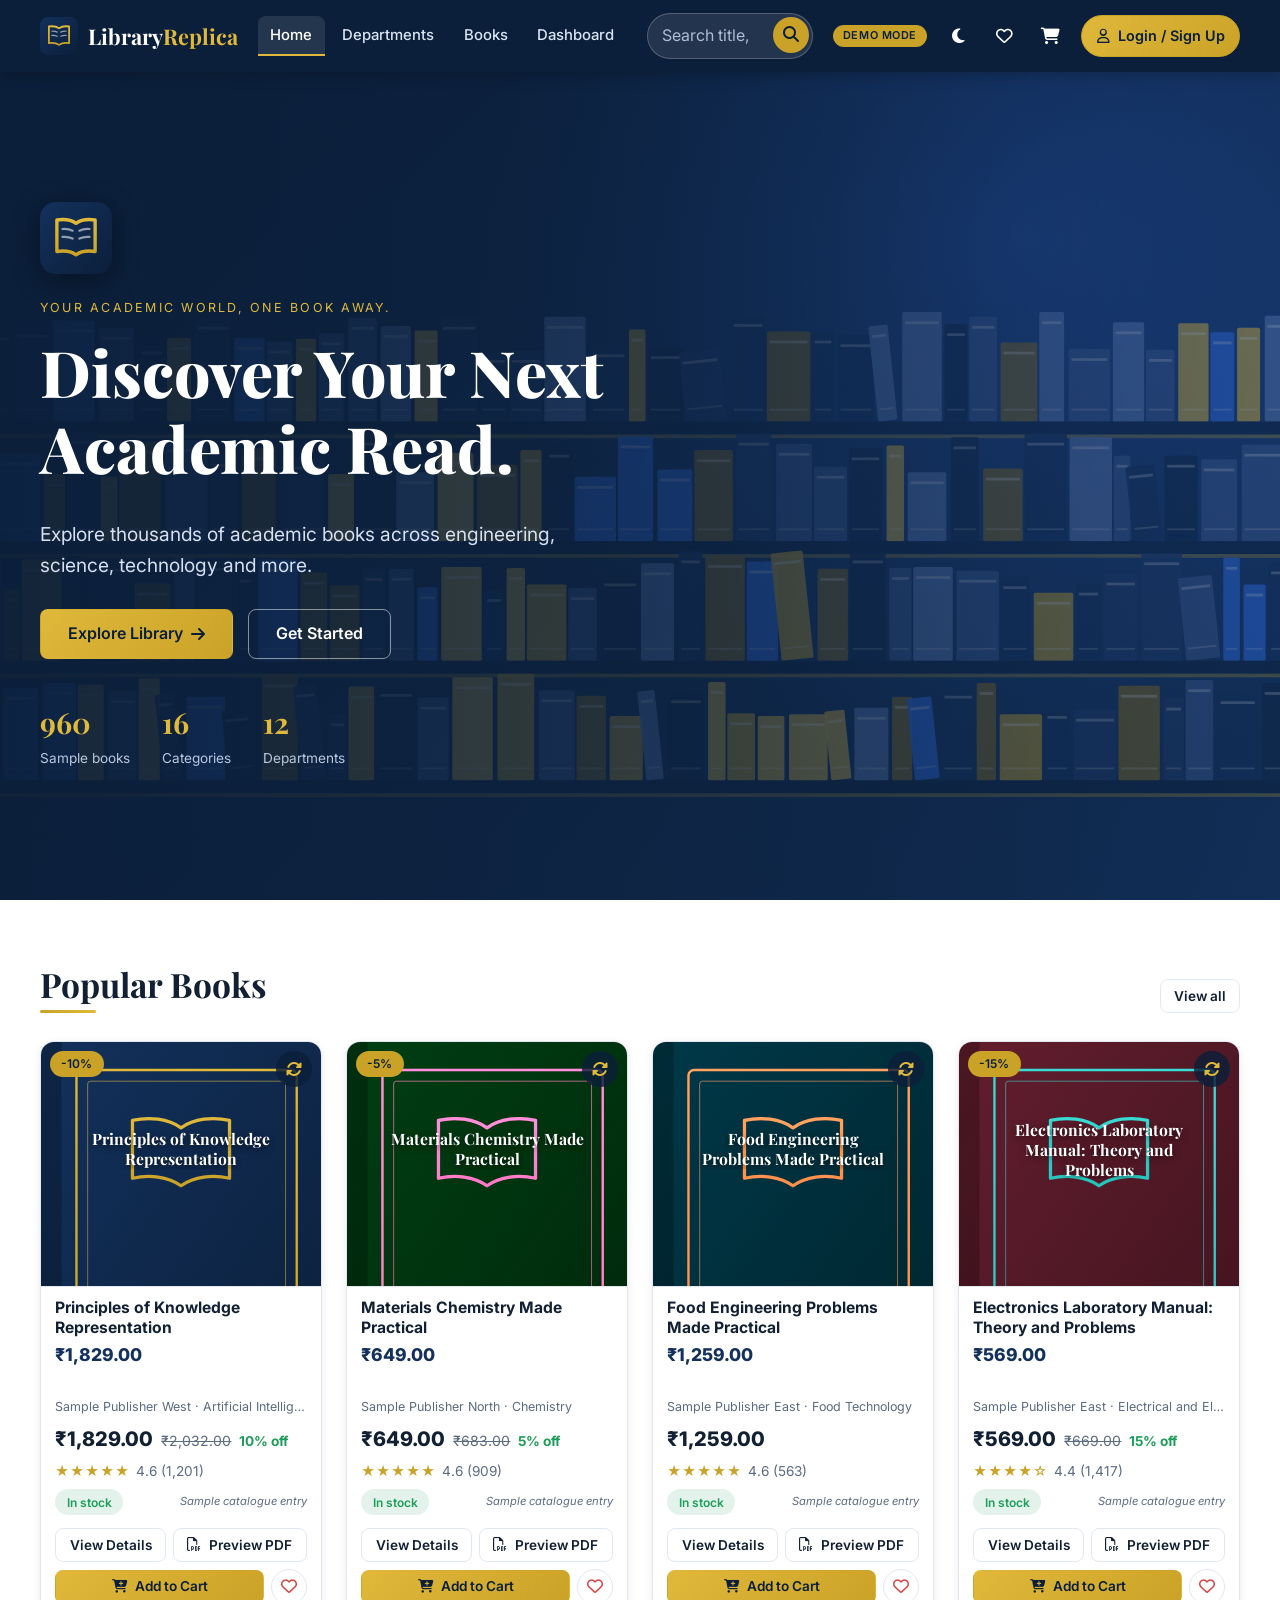
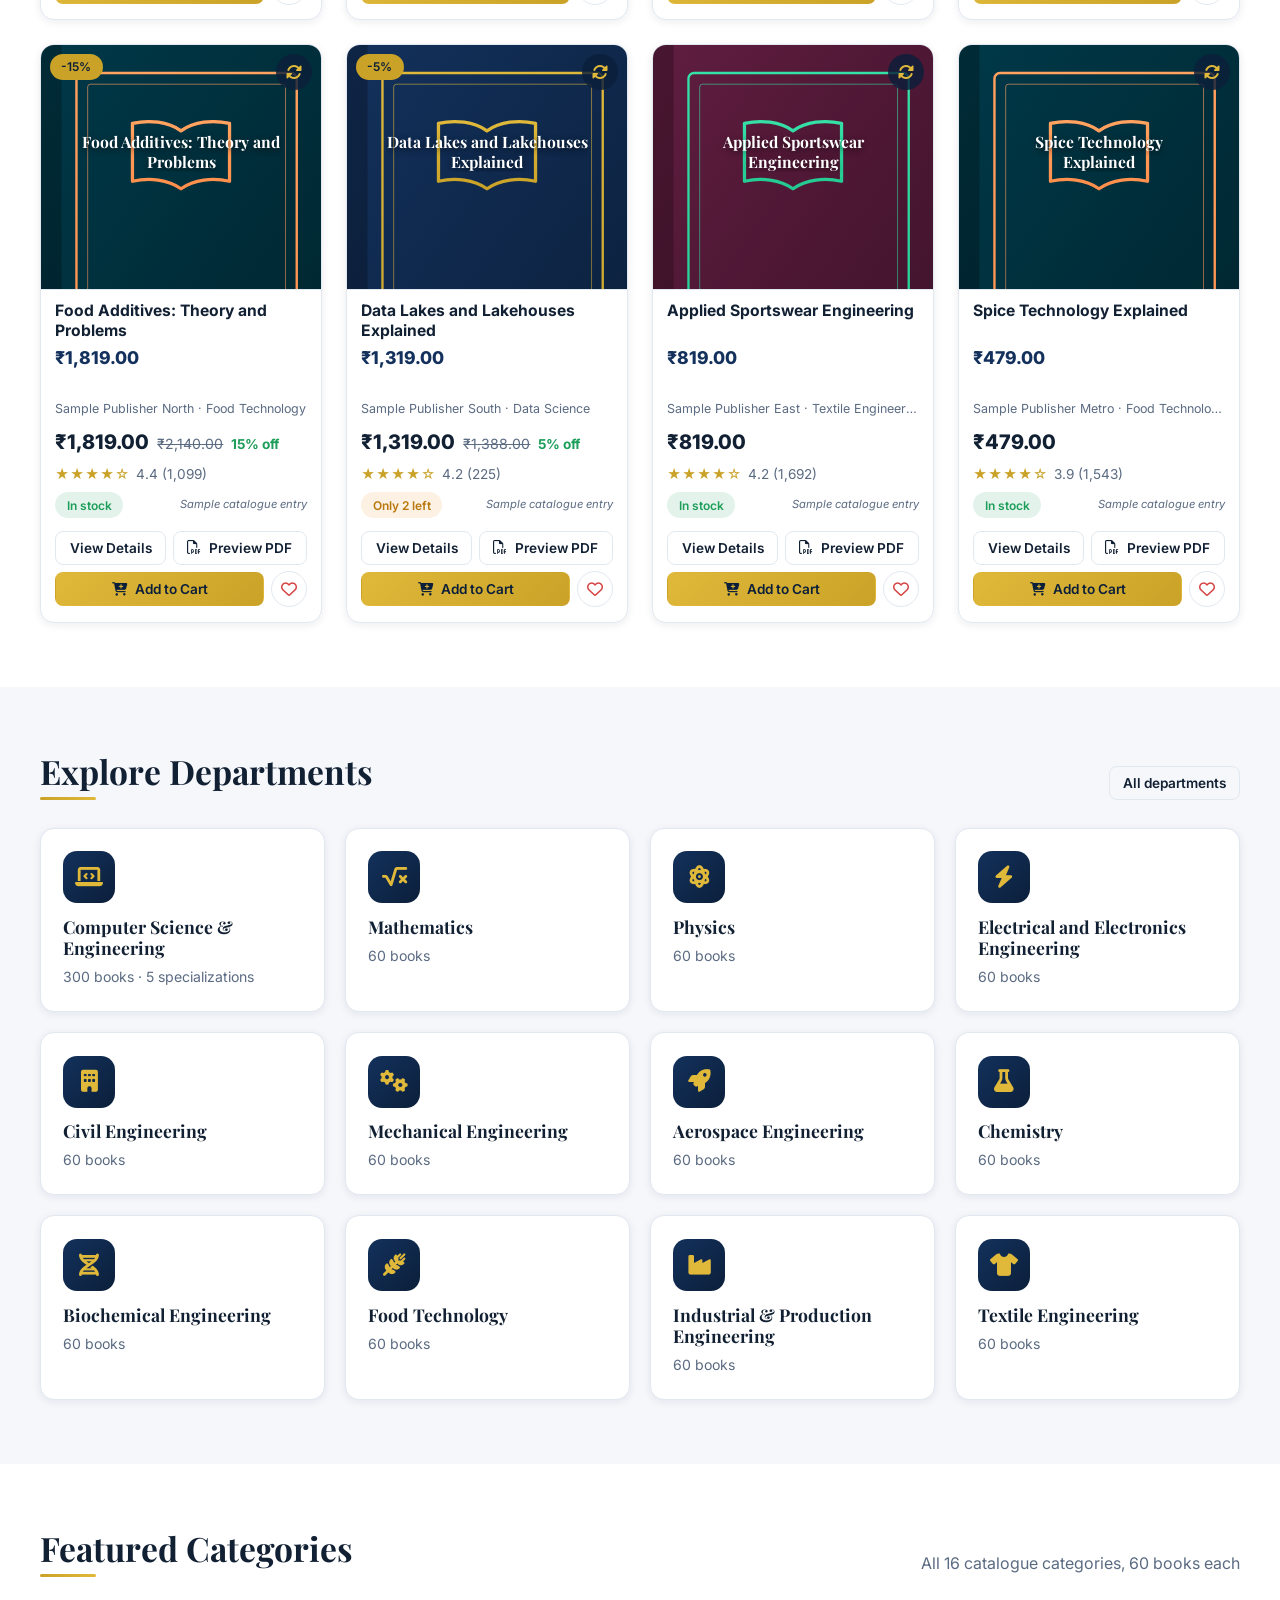
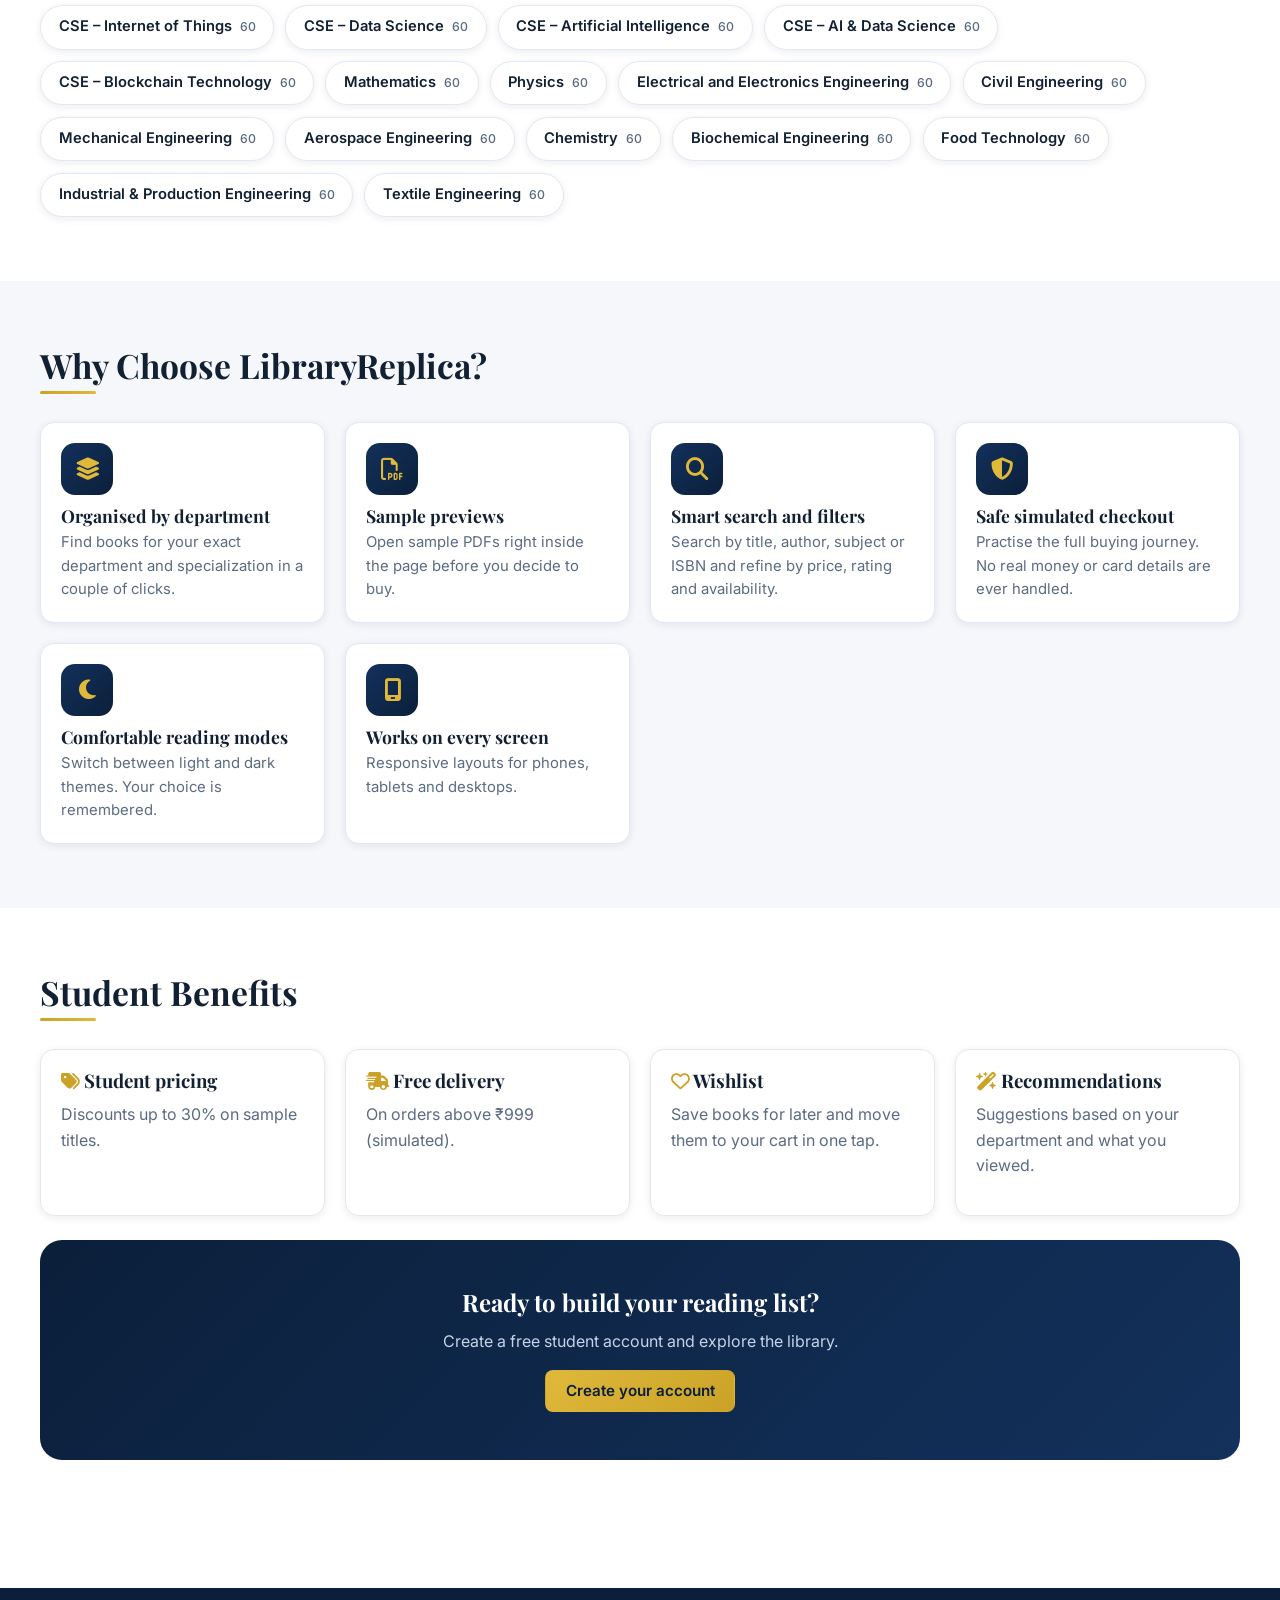
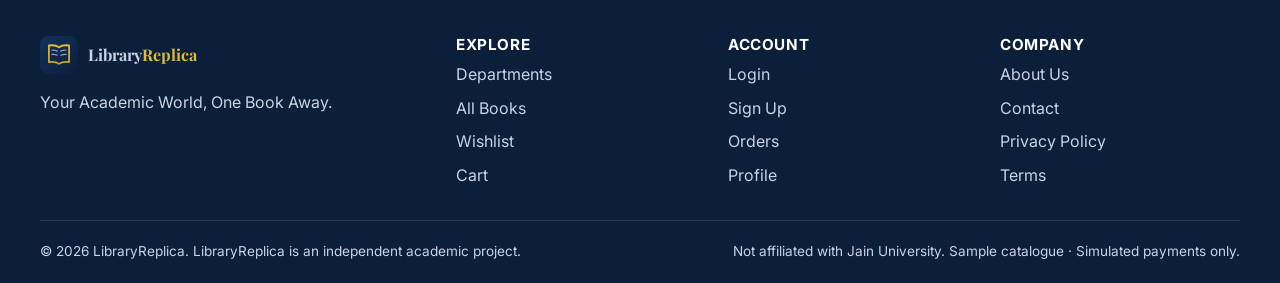
<file: “Library Replica A University Online Bookstore”/public/index.html>
<!DOCTYPE html>
<html lang="en" data-theme="light">
<head>
  <meta charset="UTF-8">
  <meta name="viewport" content="width=device-width, initial-scale=1">
  <title>LibraryReplica | Your Academic World, One Book Away</title>
  <meta name="description" content="LibraryReplica is an independent academic project: a university online bookstore with sample catalogue, cart, wishlist and simulated checkout.">
  <link rel="icon" href="images/logo.svg" type="image/svg+xml">
  <link rel="preconnect" href="https://fonts.googleapis.com">
  <link rel="preconnect" href="https://fonts.gstatic.com" crossorigin>
  <link href="https://fonts.googleapis.com/css2?family=Inter:wght@400;500;600;700;800&family=Playfair+Display:wght@600;700;800&display=swap" rel="stylesheet">
  <link rel="stylesheet" href="https://cdnjs.cloudflare.com/ajax/libs/font-awesome/6.5.1/css/all.min.css">
  <link rel="stylesheet" href="css/style.css">
  <link rel="stylesheet" href="css/books.css">
  <link rel="stylesheet" href="css/responsive.css">
</head>
<body>
  <div id="site-header"></div>
  <main id="main-content">
    <section class="hero" aria-labelledby="hero-title">
      <div class="container">
        <div class="hero-inner">
          <img class="hero-logo" src="images/logo.svg" alt="LibraryReplica logo">
          <span class="hero-eyebrow">Your Academic World, One Book Away.</span>
          <h1 id="hero-title">Discover Your Next Academic Read.</h1>
          <p class="lead">Explore thousands of academic books across engineering, science, technology and more.</p>
          <div class="hero-cta">
            <a class="btn btn-primary" href="departments.html">Explore Library <i class="fa-solid fa-arrow-right" aria-hidden="true"></i></a>
            <a class="btn btn-outline" href="signup.html">Get Started</a>
          </div>
          <div class="hero-stats" aria-label="Catalogue statistics">
            <div><strong id="stat-books">960</strong><span>Sample books</span></div>
            <div><strong>16</strong><span>Categories</span></div>
            <div><strong>12</strong><span>Departments</span></div>
          </div>
        </div>
      </div>
    </section>

    <section class="section" aria-labelledby="popular-title">
      <div class="container">
        <div class="section-title reveal"><h2 id="popular-title">Popular Books</h2><a class="btn btn-outline btn-sm" href="books.html?sort=popular">View all</a></div>
        <div id="popular-books" class="books-grid"></div>
      </div>
    </section>

    <section class="section section-alt" aria-labelledby="dept-title">
      <div class="container">
        <div class="section-title reveal"><h2 id="dept-title">Explore Departments</h2><a class="btn btn-outline btn-sm" href="departments.html">All departments</a></div>
        <div id="home-departments" class="grid" style="--min:230px"></div>
      </div>
    </section>

    <section class="section" aria-labelledby="featured-title">
      <div class="container">
        <div class="section-title reveal"><h2 id="featured-title">Featured Categories</h2><p>All 16 catalogue categories, 60 books each</p></div>
        <div id="featured-categories" class="chip-row reveal"></div>
      </div>
    </section>

    <section class="section section-alt" aria-labelledby="why-title">
      <div class="container">
        <div class="section-title reveal"><h2 id="why-title">Why Choose LibraryReplica?</h2></div>
        <div class="grid" style="--min:250px">
          <article class="card feature reveal"><div class="dept-icon"><i class="fa-solid fa-layer-group" aria-hidden="true"></i></div><h3>Organised by department</h3><p>Find books for your exact department and specialization in a couple of clicks.</p></article>
          <article class="card feature reveal"><div class="dept-icon"><i class="fa-regular fa-file-pdf" aria-hidden="true"></i></div><h3>Sample previews</h3><p>Open sample PDFs right inside the page before you decide to buy.</p></article>
          <article class="card feature reveal"><div class="dept-icon"><i class="fa-solid fa-magnifying-glass" aria-hidden="true"></i></div><h3>Smart search and filters</h3><p>Search by title, author, subject or ISBN and refine by price, rating and availability.</p></article>
          <article class="card feature reveal"><div class="dept-icon"><i class="fa-solid fa-shield-halved" aria-hidden="true"></i></div><h3>Safe simulated checkout</h3><p>Practise the full buying journey. No real money or card details are ever handled.</p></article>
          <article class="card feature reveal"><div class="dept-icon"><i class="fa-solid fa-moon" aria-hidden="true"></i></div><h3>Comfortable reading modes</h3><p>Switch between light and dark themes. Your choice is remembered.</p></article>
          <article class="card feature reveal"><div class="dept-icon"><i class="fa-solid fa-mobile-screen" aria-hidden="true"></i></div><h3>Works on every screen</h3><p>Responsive layouts for phones, tablets and desktops.</p></article>
        </div>
      </div>
    </section>

    <section class="section" aria-labelledby="benefits-title">
      <div class="container">
        <div class="section-title reveal"><h2 id="benefits-title">Student Benefits</h2></div>
        <div class="grid" style="--min:230px">
          <article class="card reveal"><h3><i class="fa-solid fa-tags" aria-hidden="true" style="color:var(--gold-500)"></i> Student pricing</h3><p class="text-muted">Discounts up to 30% on sample titles.</p></article>
          <article class="card reveal"><h3><i class="fa-solid fa-truck-fast" aria-hidden="true" style="color:var(--gold-500)"></i> Free delivery</h3><p class="text-muted">On orders above ₹999 (simulated).</p></article>
          <article class="card reveal"><h3><i class="fa-regular fa-heart" aria-hidden="true" style="color:var(--gold-500)"></i> Wishlist</h3><p class="text-muted">Save books for later and move them to your cart in one tap.</p></article>
          <article class="card reveal"><h3><i class="fa-solid fa-wand-magic-sparkles" aria-hidden="true" style="color:var(--gold-500)"></i> Recommendations</h3><p class="text-muted">Suggestions based on your department and what you viewed.</p></article>
        </div>
        <div class="cta-band reveal mt-3">
          <h2>Ready to build your reading list?</h2>
          <p>Create a free student account and explore the library.</p>
          <a class="btn btn-primary" href="signup.html">Create your account</a>
        </div>
      </div>
    </section>
  </main>
  <div id="site-footer"></div>
  <div id="toast-container" class="toast-container"></div>
  <script type="module" src="js/pages/index.js"></script>
</body>
</html>
</file>
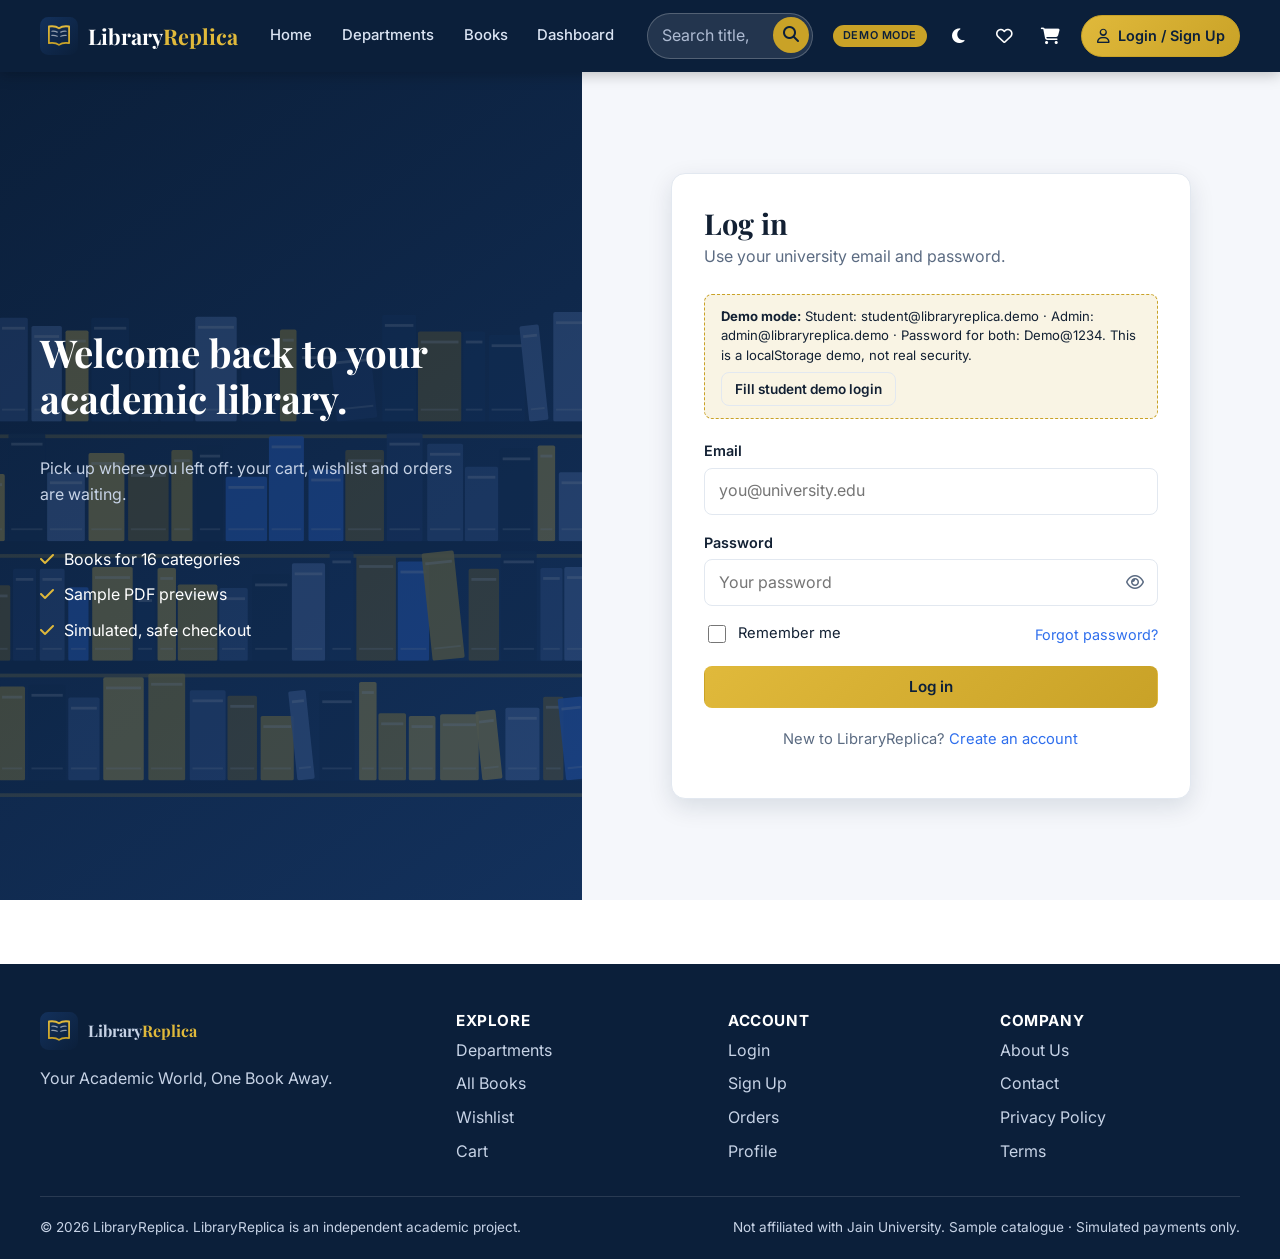
<file: “Library Replica A University Online Bookstore”/public/admin.html>
<!DOCTYPE html>
<html lang="en" data-theme="light">
<head>
  <meta charset="UTF-8">
  <meta name="viewport" content="width=device-width, initial-scale=1">
  <title>Admin | LibraryReplica</title>
  <meta name="robots" content="noindex">
  <link rel="icon" href="images/logo.svg" type="image/svg+xml">
  <link rel="preconnect" href="https://fonts.googleapis.com">
  <link rel="preconnect" href="https://fonts.gstatic.com" crossorigin>
  <link href="https://fonts.googleapis.com/css2?family=Inter:wght@400;500;600;700;800&family=Playfair+Display:wght@600;700;800&display=swap" rel="stylesheet">
  <link rel="stylesheet" href="https://cdnjs.cloudflare.com/ajax/libs/font-awesome/6.5.1/css/all.min.css">
  <link rel="stylesheet" href="css/style.css">
  <link rel="stylesheet" href="css/dashboard.css">
  <link rel="stylesheet" href="css/checkout.css">
  <link rel="stylesheet" href="css/admin.css">
  <link rel="stylesheet" href="css/responsive.css">
</head>
<body>
  <div id="site-header"></div>
  <main id="main-content">
    <div class="container">
      <nav aria-label="Breadcrumb"><ol class="breadcrumb"><li><a href="index.html">Home</a></li><li aria-current="page">Admin</li></ol></nav>
      <h1>Admin Console</h1>
      <p class="text-muted">Convenience UI only. The real protection lives in the Firestore and Storage security rules.</p>
      <section class="admin-stats" id="stats" aria-label="Statistics"><div class="skeleton" style="height:84px"></div><div class="skeleton" style="height:84px"></div><div class="skeleton" style="height:84px"></div></section>

      <div class="tabs" role="tablist" aria-label="Admin sections">
        <button class="tab-btn" role="tab" id="tab-books" aria-controls="panel-books" aria-selected="true" data-tab="books" type="button">Books</button>
        <button class="tab-btn" role="tab" id="tab-uploads" aria-controls="panel-uploads" aria-selected="false" tabindex="-1" data-tab="uploads" type="button">Uploads</button>
        <button class="tab-btn" role="tab" id="tab-departments" aria-controls="panel-departments" aria-selected="false" tabindex="-1" data-tab="departments" type="button">Departments</button>
        <button class="tab-btn" role="tab" id="tab-users" aria-controls="panel-users" aria-selected="false" tabindex="-1" data-tab="users" type="button">Users</button>
        <button class="tab-btn" role="tab" id="tab-orders" aria-controls="panel-orders" aria-selected="false" tabindex="-1" data-tab="orders" type="button">Orders</button>
        <button class="tab-btn" role="tab" id="tab-import" aria-controls="panel-import" aria-selected="false" tabindex="-1" data-tab="import" type="button">Import</button>
      </div>

      <section class="tab-panel" role="tabpanel" id="panel-books" aria-labelledby="tab-books">
        <div class="panel-bar">
          <label class="sr-only" for="book-search">Search books</label>
          <input class="input" id="book-search" type="search" placeholder="Search by title, author, ID…">
          <button class="btn btn-primary" id="add-book" type="button"><i class="fa-solid fa-plus" aria-hidden="true"></i> Add Book</button>
        </div>
        <div class="table-wrap"><table class="data-table"><thead><tr><th>ID</th><th>Title</th><th>Category</th><th>Price</th><th>Stock</th><th>Actions</th></tr></thead><tbody id="books-body"></tbody></table></div>
        <div class="pagination" id="books-pagination" aria-label="Books pagination"></div>
      </section>

      <section class="tab-panel hidden" role="tabpanel" id="panel-uploads" aria-labelledby="tab-uploads">
        <div id="upload-notice" class="form-alert info hidden">Demo mode is active: file uploads need Firebase Storage. Files are still checked here, but they cannot be saved.</div>
        <div class="upload-grid">
          <form class="card" id="cover-form" novalidate>
            <h2 style="font-size:1.1rem;font-family:var(--font-body)">Upload book cover</h2>
            <div class="form-group"><label for="cover-book">Book ID</label><input class="input" id="cover-book" list="book-ids" placeholder="e.g. cse-iot-001" autocomplete="off"></div>
            <div class="form-group"><label for="cover-file">Cover image (JPG, PNG or WebP, max 2 MB)</label><input class="input" id="cover-file" type="file" accept="image/jpeg,image/png,image/webp"></div>
            <button class="btn btn-primary" type="submit">Upload cover</button>
          </form>
          <form class="card" id="pdf-form" novalidate>
            <h2 style="font-size:1.1rem;font-family:var(--font-body)">Upload sample PDF</h2>
            <div class="form-group"><label for="pdf-book">Book ID</label><input class="input" id="pdf-book" list="book-ids" placeholder="e.g. cse-iot-001" autocomplete="off"></div>
            <div class="form-group"><label for="pdf-file">Authorised preview PDF (max 10 MB)</label><input class="input" id="pdf-file" type="file" accept="application/pdf"><span class="form-hint">Only upload files you have the right to share.</span></div>
            <button class="btn btn-primary" type="submit">Upload PDF</button>
          </form>
        </div>
        <datalist id="book-ids"></datalist>
      </section>

      <section class="tab-panel hidden" role="tabpanel" id="panel-departments" aria-labelledby="tab-departments">
        <p class="text-muted">Read-only view. The department taxonomy is static by design (see HANDOFF.md): 12 departments and 16 catalogue categories.</p>
        <div class="tax-grid" id="tax-grid"></div>
      </section>

      <section class="tab-panel hidden" role="tabpanel" id="panel-users" aria-labelledby="tab-users">
        <div class="table-wrap"><table class="data-table"><thead><tr><th>Name</th><th>Student ID</th><th>Email</th><th>Department</th><th>Role</th></tr></thead><tbody id="users-body"></tbody></table></div>
      </section>

      <section class="tab-panel hidden" role="tabpanel" id="panel-orders" aria-labelledby="tab-orders">
        <div class="table-wrap"><table class="data-table"><thead><tr><th>Order</th><th>Customer</th><th>Date</th><th>Total</th><th>Payment</th><th>Status</th><th></th></tr></thead><tbody id="orders-body"></tbody></table></div>
      </section>

      <section class="tab-panel hidden" role="tabpanel" id="panel-import" aria-labelledby="tab-import">
        <div class="card" style="max-width:640px">
          <h2 style="font-size:1.1rem;font-family:var(--font-body)">Import Sample Catalogue</h2>
          <p class="text-muted">Writes the 960 sample books from <code>data/books.json</code> to Firestore in batches of 500. Existing books with the same ID are overwritten.</p>
          <div id="import-notice" class="form-alert info hidden">Demo mode is active: the sample catalogue is already loaded from data/books.json, so there is nothing to import.</div>
          <button class="btn btn-primary" id="import-btn" type="button"><i class="fa-solid fa-cloud-arrow-up" aria-hidden="true"></i> Import Sample Catalogue</button>
          <div class="progress" role="progressbar" aria-label="Import progress" aria-valuemin="0" aria-valuemax="100" aria-valuenow="0"><div id="import-bar"></div></div>
          <div class="text-muted" id="import-text" aria-live="polite">Not started.</div>
        </div>
      </section>
    </div>
  </main>
  <div id="site-footer"></div>
  <div id="toast-container" class="toast-container"></div>
  <script type="module" src="js/admin.js"></script>
</body>
</html>
</file>
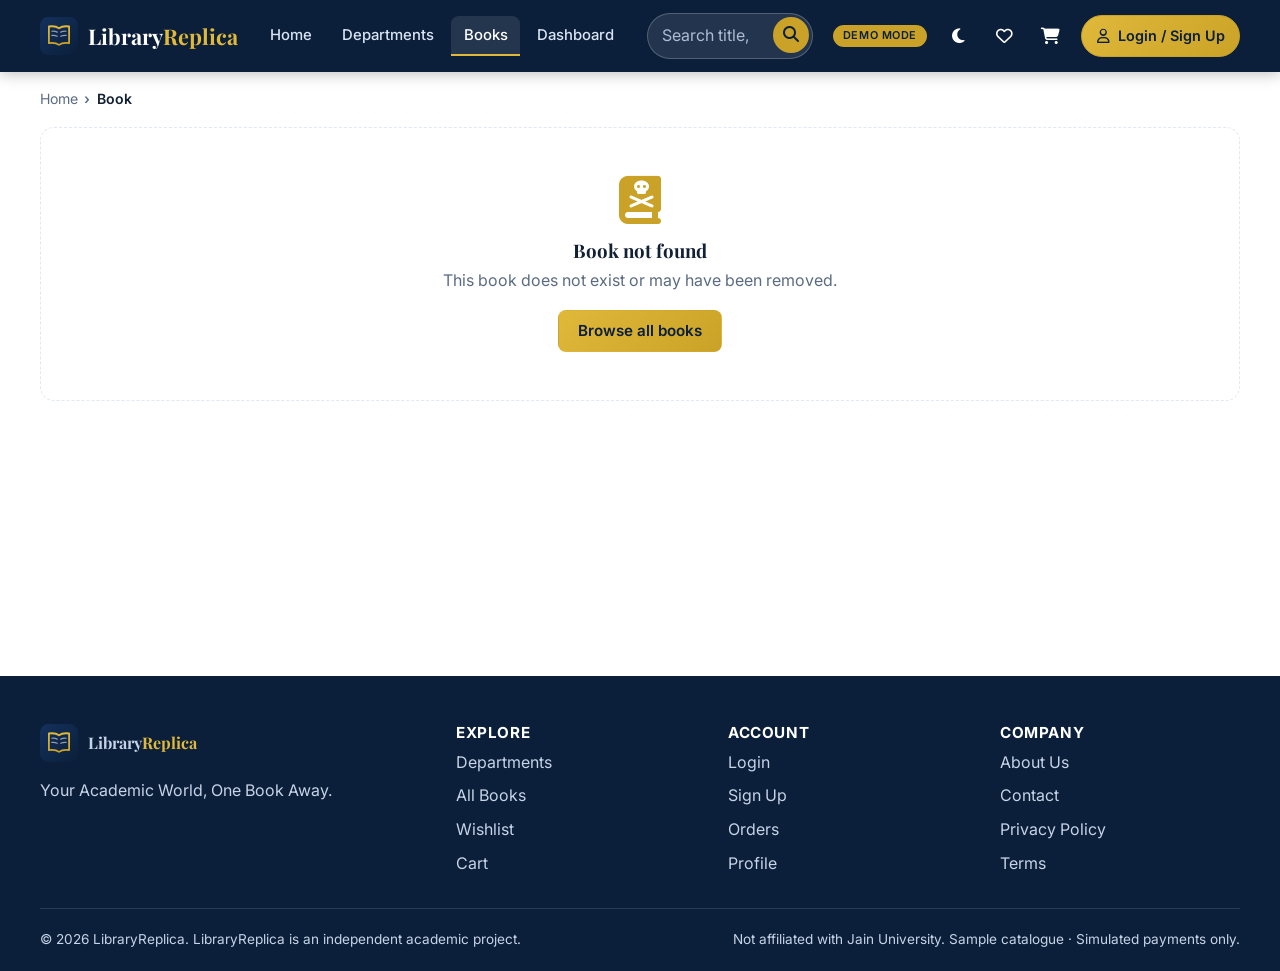
<file: “Library Replica A University Online Bookstore”/public/book-details.html>
<!DOCTYPE html>
<html lang="en" data-theme="light">
<head>
  <meta charset="UTF-8">
  <meta name="viewport" content="width=device-width, initial-scale=1">
  <title>Book Details | LibraryReplica</title>
  <meta name="description" content="Book details, sample PDF preview and related books on LibraryReplica.">
  <link rel="icon" href="images/logo.svg" type="image/svg+xml">
  <link rel="preconnect" href="https://fonts.googleapis.com">
  <link rel="preconnect" href="https://fonts.gstatic.com" crossorigin>
  <link href="https://fonts.googleapis.com/css2?family=Inter:wght@400;500;600;700;800&family=Playfair+Display:wght@600;700;800&display=swap" rel="stylesheet">
  <link rel="stylesheet" href="https://cdnjs.cloudflare.com/ajax/libs/font-awesome/6.5.1/css/all.min.css">
  <link rel="stylesheet" href="css/style.css">
  <link rel="stylesheet" href="css/books.css">
  <link rel="stylesheet" href="css/responsive.css">
</head>
<body>
  <div id="site-header"></div>
  <main id="main-content">
    <div class="container">
      <nav aria-label="Breadcrumb"><ol class="breadcrumb" id="breadcrumb"><li><a href="index.html">Home</a></li><li aria-current="page">Book</li></ol></nav>
      <div id="details-root"><div class="skeleton" style="height:480px" aria-hidden="true"></div></div>
      <section class="section" id="related-section" hidden aria-labelledby="related-title">
        <div class="section-title"><h2 id="related-title">Related Books</h2></div>
        <div id="related-books" class="books-grid"></div>
      </section>
    </div>
  </main>
  <div id="site-footer"></div>
  <div id="toast-container" class="toast-container"></div>
  <script type="module" src="js/pages/book-details.js"></script>
</body>
</html>
</file>
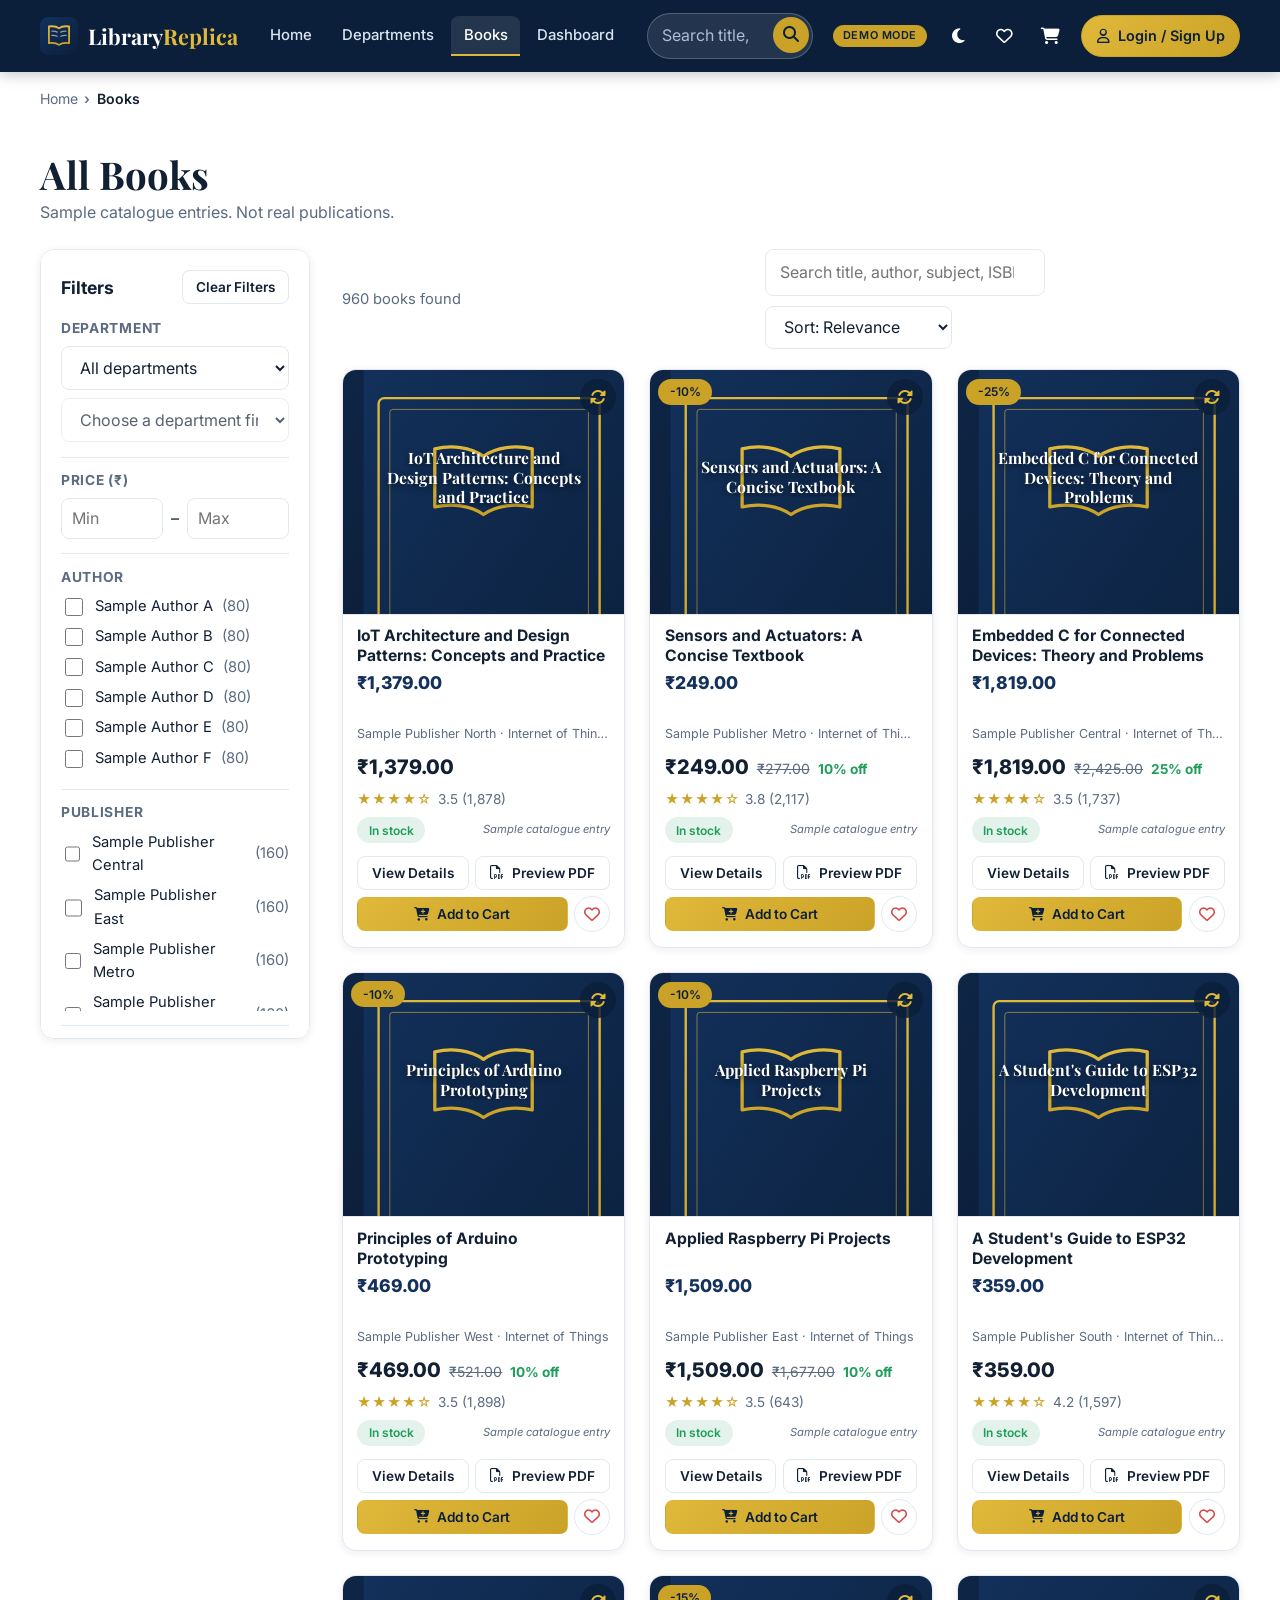
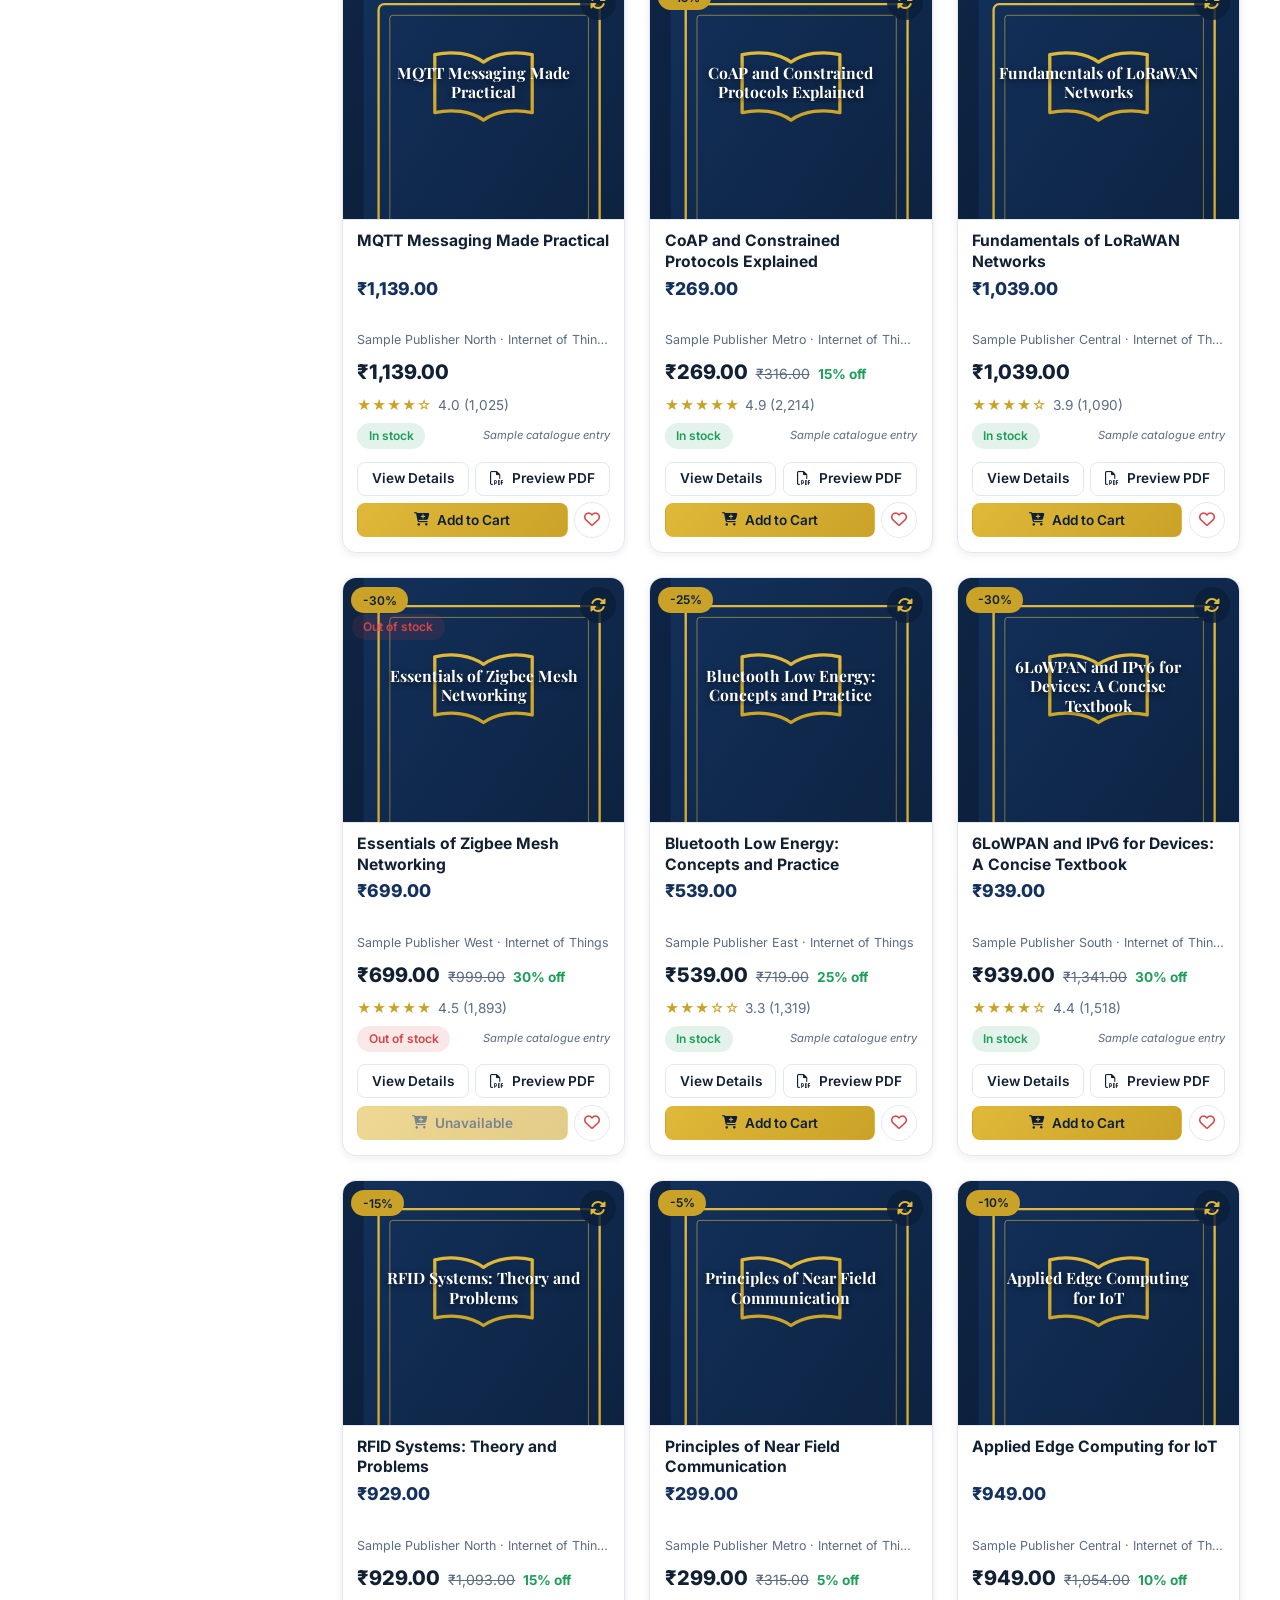
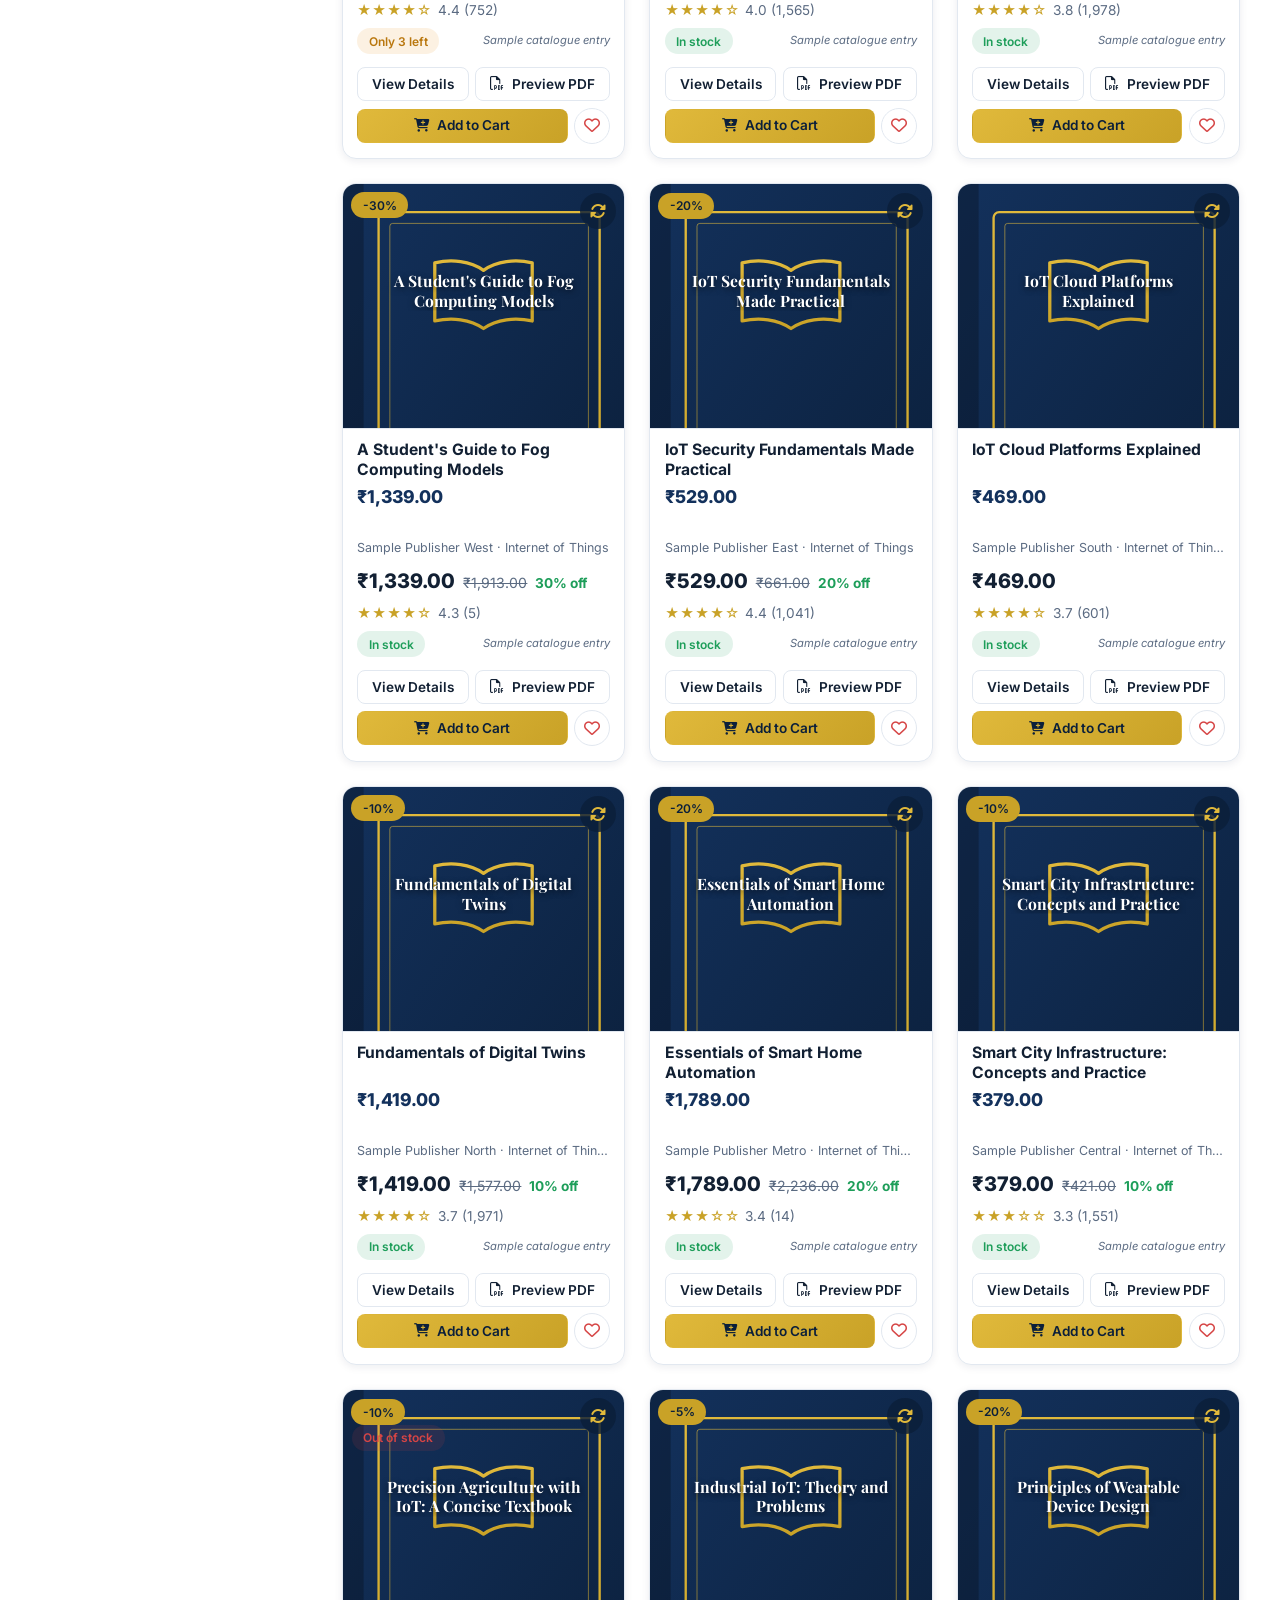
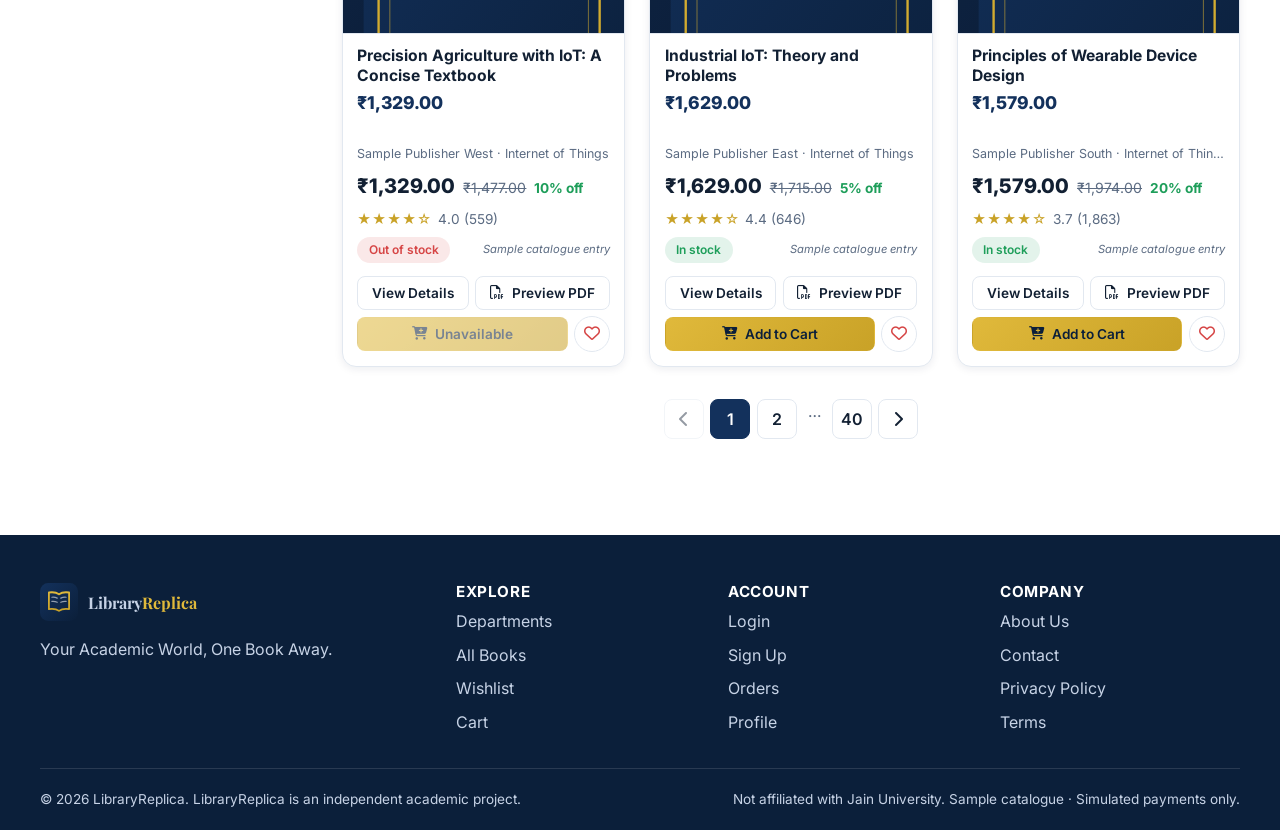
<file: “Library Replica A University Online Bookstore”/public/books.html>
<!DOCTYPE html>
<html lang="en" data-theme="light">
<head>
  <meta charset="UTF-8">
  <meta name="viewport" content="width=device-width, initial-scale=1">
  <title>Books | LibraryReplica</title>
  <meta name="description" content="Search and filter the LibraryReplica sample catalogue by department, price, rating and availability.">
  <link rel="icon" href="images/logo.svg" type="image/svg+xml">
  <link rel="preconnect" href="https://fonts.googleapis.com">
  <link rel="preconnect" href="https://fonts.gstatic.com" crossorigin>
  <link href="https://fonts.googleapis.com/css2?family=Inter:wght@400;500;600;700;800&family=Playfair+Display:wght@600;700;800&display=swap" rel="stylesheet">
  <link rel="stylesheet" href="https://cdnjs.cloudflare.com/ajax/libs/font-awesome/6.5.1/css/all.min.css">
  <link rel="stylesheet" href="css/style.css">
  <link rel="stylesheet" href="css/books.css">
  <link rel="stylesheet" href="css/responsive.css">
</head>
<body>
  <div id="site-header"></div>
  <main id="main-content">
    <div class="container">
      <nav aria-label="Breadcrumb"><ol class="breadcrumb" id="breadcrumb"><li><a href="index.html">Home</a></li><li aria-current="page">Books</li></ol></nav>
      <div class="page-head"><h1 id="page-title">All Books</h1><p class="text-muted" id="page-sub">Sample catalogue entries. Not real publications.</p></div>
      <div class="catalogue">
        <aside class="filters card" id="filters" aria-label="Filters">
          <h2>Filters <button class="btn btn-outline btn-sm" type="button" id="clear-filters">Clear Filters</button></h2>
          <div class="filter-group">
            <h3>Department</h3>
            <div class="form-group" style="margin-bottom:.5rem"><label class="sr-only" for="f-dept">Department</label><select class="input" id="f-dept"></select></div>
            <div class="form-group" style="margin-bottom:0"><label class="sr-only" for="f-spec">Specialization</label><select class="input" id="f-spec"></select></div>
          </div>
          <div class="filter-group">
            <h3>Price (₹)</h3>
            <div class="price-inputs">
              <label class="sr-only" for="f-min">Minimum price</label><input class="input" id="f-min" type="number" min="0" step="50" placeholder="Min">
              <span aria-hidden="true">–</span>
              <label class="sr-only" for="f-max">Maximum price</label><input class="input" id="f-max" type="number" min="0" step="50" placeholder="Max">
            </div>
          </div>
          <div class="filter-group"><h3>Author</h3><div class="filter-list" id="f-authors"></div></div>
          <div class="filter-group"><h3>Publisher</h3><div class="filter-list" id="f-pubs"></div></div>
          <div class="filter-group">
            <h3>Rating</h3>
            <div class="filter-list" role="radiogroup" aria-label="Minimum rating">
              <label class="checkbox-row"><input type="radio" name="rating" value="0" checked> Any rating</label>
              <label class="checkbox-row"><input type="radio" name="rating" value="4"> <span class="stars">★★★★☆</span> &amp; up</label>
              <label class="checkbox-row"><input type="radio" name="rating" value="3"> <span class="stars">★★★☆☆</span> &amp; up</label>
              <label class="checkbox-row"><input type="radio" name="rating" value="2"> <span class="stars">★★☆☆☆</span> &amp; up</label>
            </div>
          </div>
          <div class="filter-group">
            <h3>Availability</h3>
            <div class="filter-list" role="radiogroup" aria-label="Availability">
              <label class="checkbox-row"><input type="radio" name="avail" value="all" checked> All books</label>
              <label class="checkbox-row"><input type="radio" name="avail" value="in"> In stock only</label>
              <label class="checkbox-row"><input type="radio" name="avail" value="out"> Out of stock</label>
            </div>
          </div>
        </aside>
        <section aria-label="Results">
          <div class="toolbar">
            <div>
              <button class="btn btn-outline btn-sm filter-toggle" type="button" id="filter-toggle" aria-expanded="false" aria-controls="filters"><i class="fa-solid fa-sliders" aria-hidden="true"></i> Filters</button>
              <span class="result-count" id="result-count" aria-live="polite">Loading…</span>
            </div>
            <div class="toolbar-right">
              <label class="sr-only" for="books-q">Search within results</label>
              <input class="input" id="books-q" type="search" placeholder="Search title, author, subject, ISBN…" style="width:min(280px,100%)">
              <label class="sr-only" for="f-sort">Sort by</label>
              <select class="input" id="f-sort">
                <option value="relevance">Sort: Relevance</option>
                <option value="price-asc">Price: Low to High</option>
                <option value="price-desc">Price: High to Low</option>
                <option value="newest">Newest</option>
                <option value="rating">Highest Rated</option>
                <option value="popular">Most Popular</option>
              </select>
            </div>
          </div>
          <div id="books-grid" class="books-grid"></div>
          <div id="pagination" class="pagination" aria-label="Pagination"></div>
        </section>
      </div>
    </div>
  </main>
  <div id="site-footer"></div>
  <div id="toast-container" class="toast-container"></div>
  <script type="module" src="js/pages/books-page.js"></script>
</body>
</html>
</file>
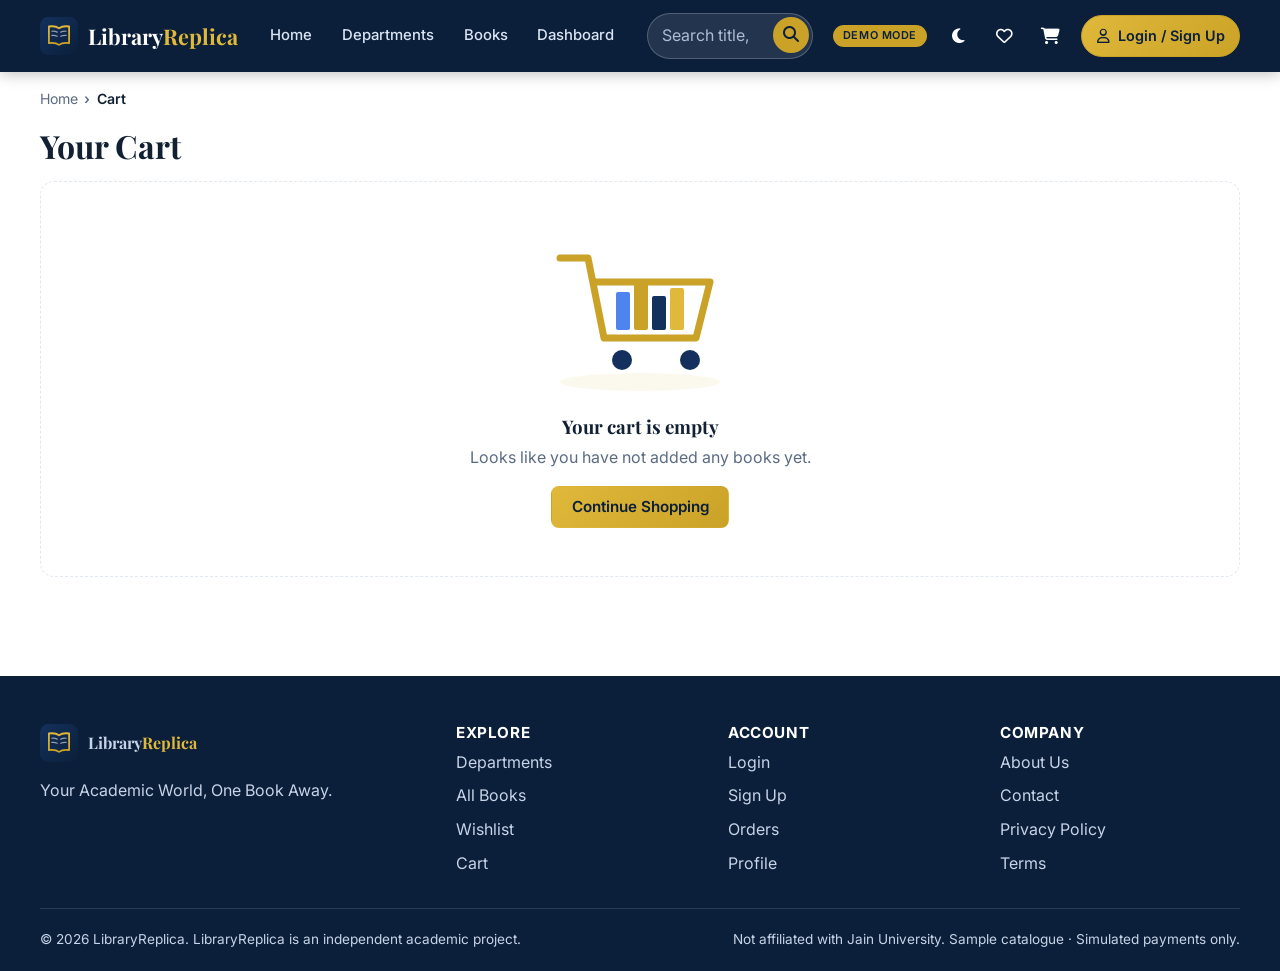
<file: “Library Replica A University Online Bookstore”/public/cart.html>
<!DOCTYPE html>
<html lang="en" data-theme="light">
<head>
  <meta charset="UTF-8">
  <meta name="viewport" content="width=device-width, initial-scale=1">
  <title>Your Cart | LibraryReplica</title>
  <meta name="description" content="Review the books in your LibraryReplica cart.">
  <link rel="icon" href="images/logo.svg" type="image/svg+xml">
  <link rel="preconnect" href="https://fonts.googleapis.com">
  <link rel="preconnect" href="https://fonts.gstatic.com" crossorigin>
  <link href="https://fonts.googleapis.com/css2?family=Inter:wght@400;500;600;700;800&family=Playfair+Display:wght@600;700;800&display=swap" rel="stylesheet">
  <link rel="stylesheet" href="https://cdnjs.cloudflare.com/ajax/libs/font-awesome/6.5.1/css/all.min.css">
  <link rel="stylesheet" href="css/style.css">
  <link rel="stylesheet" href="css/books.css">
  <link rel="stylesheet" href="css/cart.css">
  <link rel="stylesheet" href="css/responsive.css">
</head>
<body>
  <div id="site-header"></div>
  <main id="main-content">
    <div class="container">
      <nav aria-label="Breadcrumb"><ol class="breadcrumb"><li><a href="index.html">Home</a></li><li aria-current="page">Cart</li></ol></nav>
      <div class="cart-top"><h1 style="margin:0">Your Cart</h1><button class="btn btn-outline btn-sm hidden" id="clear-cart" type="button"><i class="fa-regular fa-trash-can" aria-hidden="true"></i> Clear cart</button></div>
      <div id="cart-root"><div class="skeleton" style="height:240px" aria-hidden="true"></div></div>
    </div>
  </main>
  <div id="site-footer"></div>
  <div id="toast-container" class="toast-container"></div>
  <script type="module" src="js/pages/cart-page.js"></script>
</body>
</html>
</file>
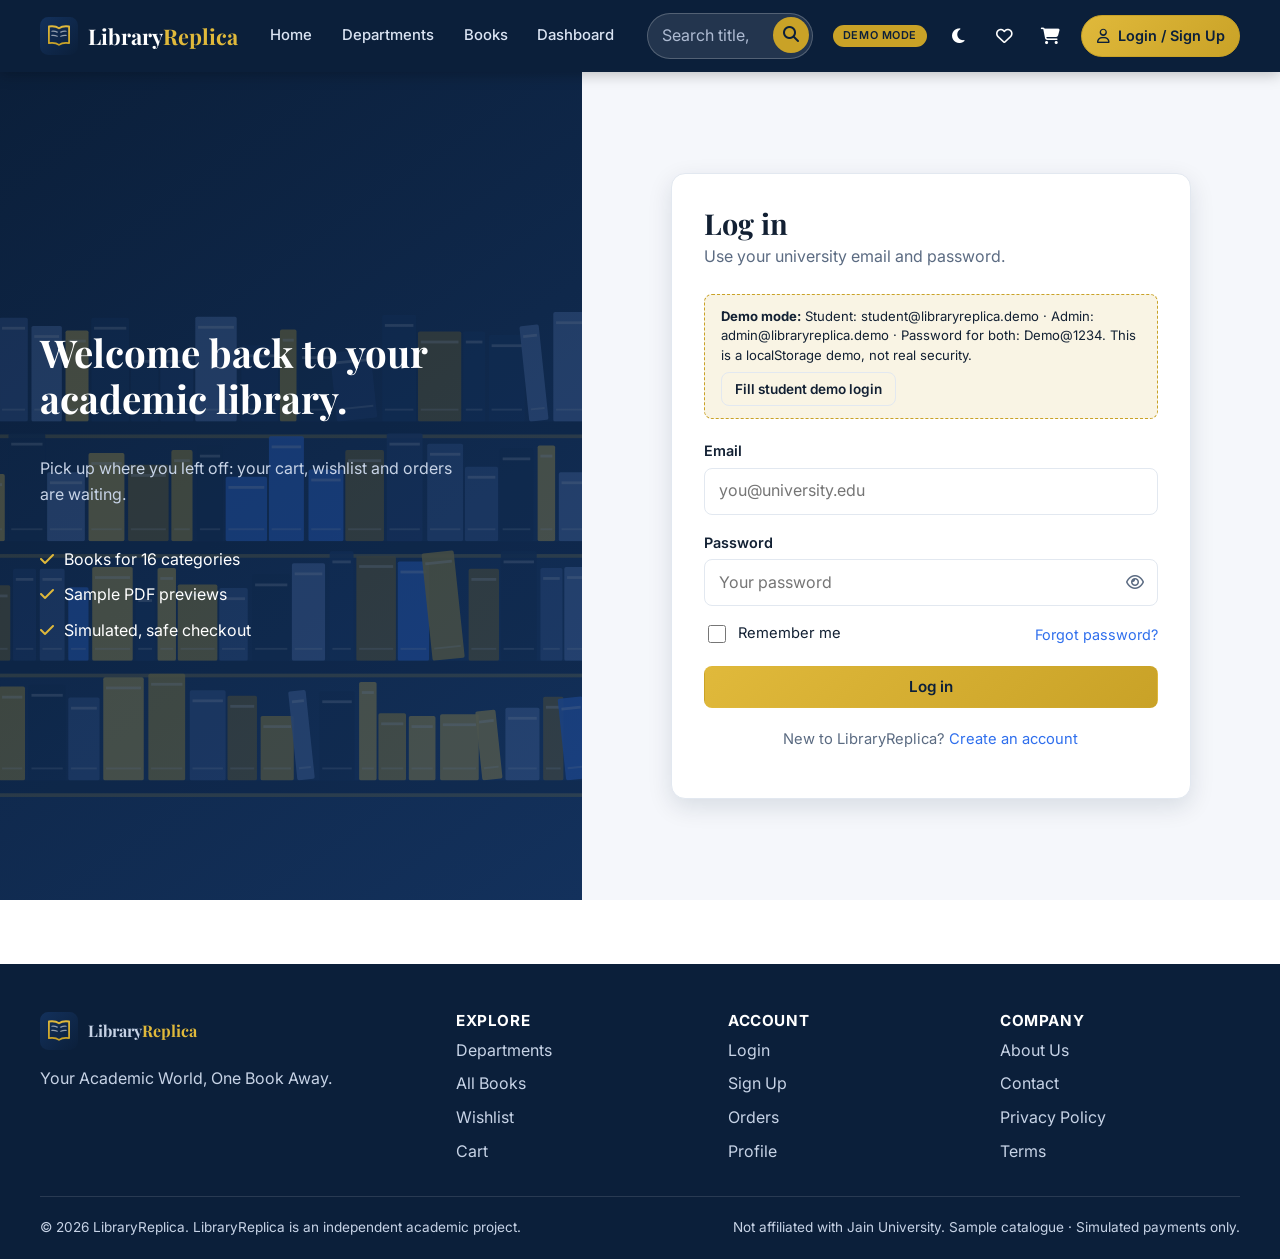
<file: “Library Replica A University Online Bookstore”/public/checkout.html>
<!DOCTYPE html>
<html lang="en" data-theme="light">
<head>
  <meta charset="UTF-8">
  <meta name="viewport" content="width=device-width, initial-scale=1">
  <title>Checkout | LibraryReplica</title>
  <meta name="description" content="Checkout with simulated payment on LibraryReplica.">
  <link rel="icon" href="images/logo.svg" type="image/svg+xml">
  <link rel="preconnect" href="https://fonts.googleapis.com">
  <link rel="preconnect" href="https://fonts.gstatic.com" crossorigin>
  <link href="https://fonts.googleapis.com/css2?family=Inter:wght@400;500;600;700;800&family=Playfair+Display:wght@600;700;800&display=swap" rel="stylesheet">
  <link rel="stylesheet" href="https://cdnjs.cloudflare.com/ajax/libs/font-awesome/6.5.1/css/all.min.css">
  <link rel="stylesheet" href="css/style.css">
  <link rel="stylesheet" href="css/books.css">
  <link rel="stylesheet" href="css/cart.css">
  <link rel="stylesheet" href="css/checkout.css">
  <link rel="stylesheet" href="css/responsive.css">
</head>
<body>
  <div id="site-header"></div>
  <main id="main-content">
    <div class="container">
      <nav aria-label="Breadcrumb"><ol class="breadcrumb"><li><a href="index.html">Home</a></li><li><a href="cart.html">Cart</a></li><li aria-current="page">Checkout</li></ol></nav>
      <h1>Checkout</h1>
      <div class="checkout-layout">
        <form class="card checkout-form" id="checkout-form" novalidate>
          <fieldset>
            <legend>Delivery details</legend>
            <div class="form-grid">
              <div class="form-group"><label for="fullName">Full name</label><input class="input" id="fullName" type="text" autocomplete="name" required><div class="form-error" data-error-for="fullName" aria-live="polite"></div></div>
              <div class="form-group"><label for="email">Email</label><input class="input" id="email" type="email" autocomplete="email" required><div class="form-error" data-error-for="email" aria-live="polite"></div></div>
              <div class="form-group"><label for="studentId">Student ID</label><input class="input" id="studentId" type="text" required><div class="form-error" data-error-for="studentId" aria-live="polite"></div></div>
              <div class="form-group"><label for="phone">Contact number</label><input class="input" id="phone" type="tel" inputmode="numeric" maxlength="10" autocomplete="tel-national" placeholder="10-digit mobile number" required><div class="form-error" data-error-for="phone" aria-live="polite"></div></div>
              <div class="form-group full"><label for="address">Delivery address</label><textarea class="input" id="address" rows="3" autocomplete="street-address" required></textarea><div class="form-error" data-error-for="address" aria-live="polite"></div></div>
            </div>
          </fieldset>
          <fieldset>
            <legend>Payment method</legend>
            <div class="pay-options" role="radiogroup" aria-label="Payment method">
              <label class="pay-option"><input type="radio" name="payment" value="COD" checked><i class="fa-solid fa-money-bill-wave" aria-hidden="true"></i><span><strong>Cash on Delivery</strong><small>Pay when the order arrives (simulated order)</small></span></label>
              <label class="pay-option"><input type="radio" name="payment" value="UPI_SIMULATED"><i class="fa-solid fa-mobile-screen-button" aria-hidden="true"></i><span><strong>UPI (simulation)</strong><small>No UPI ID needed. Nothing is charged</small></span></label>
              <label class="pay-option"><input type="radio" name="payment" value="CARD_SIMULATED"><i class="fa-regular fa-credit-card" aria-hidden="true"></i><span><strong>Card (simulation)</strong><small>No card details are collected</small></span></label>
            </div>
            <div class="sim-banner hidden" id="sim-banner" role="note">SIMULATED PAYMENT: no real money is processed<small>This is a demo project. We never ask for card numbers, CVV or UPI PINs.</small></div>
          </fieldset>
          <button class="btn btn-primary btn-block" id="place-order" type="submit" style="min-height:52px;font-size:1.05rem">Place Order</button>
        </form>
        <aside class="card summary" aria-label="Order summary" id="summary"><div class="skeleton" style="height:240px" aria-hidden="true"></div></aside>
      </div>
    </div>
  </main>
  <div id="site-footer"></div>
  <div id="toast-container" class="toast-container"></div>
  <script type="module" src="js/checkout.js"></script>
</body>
</html>
</file>
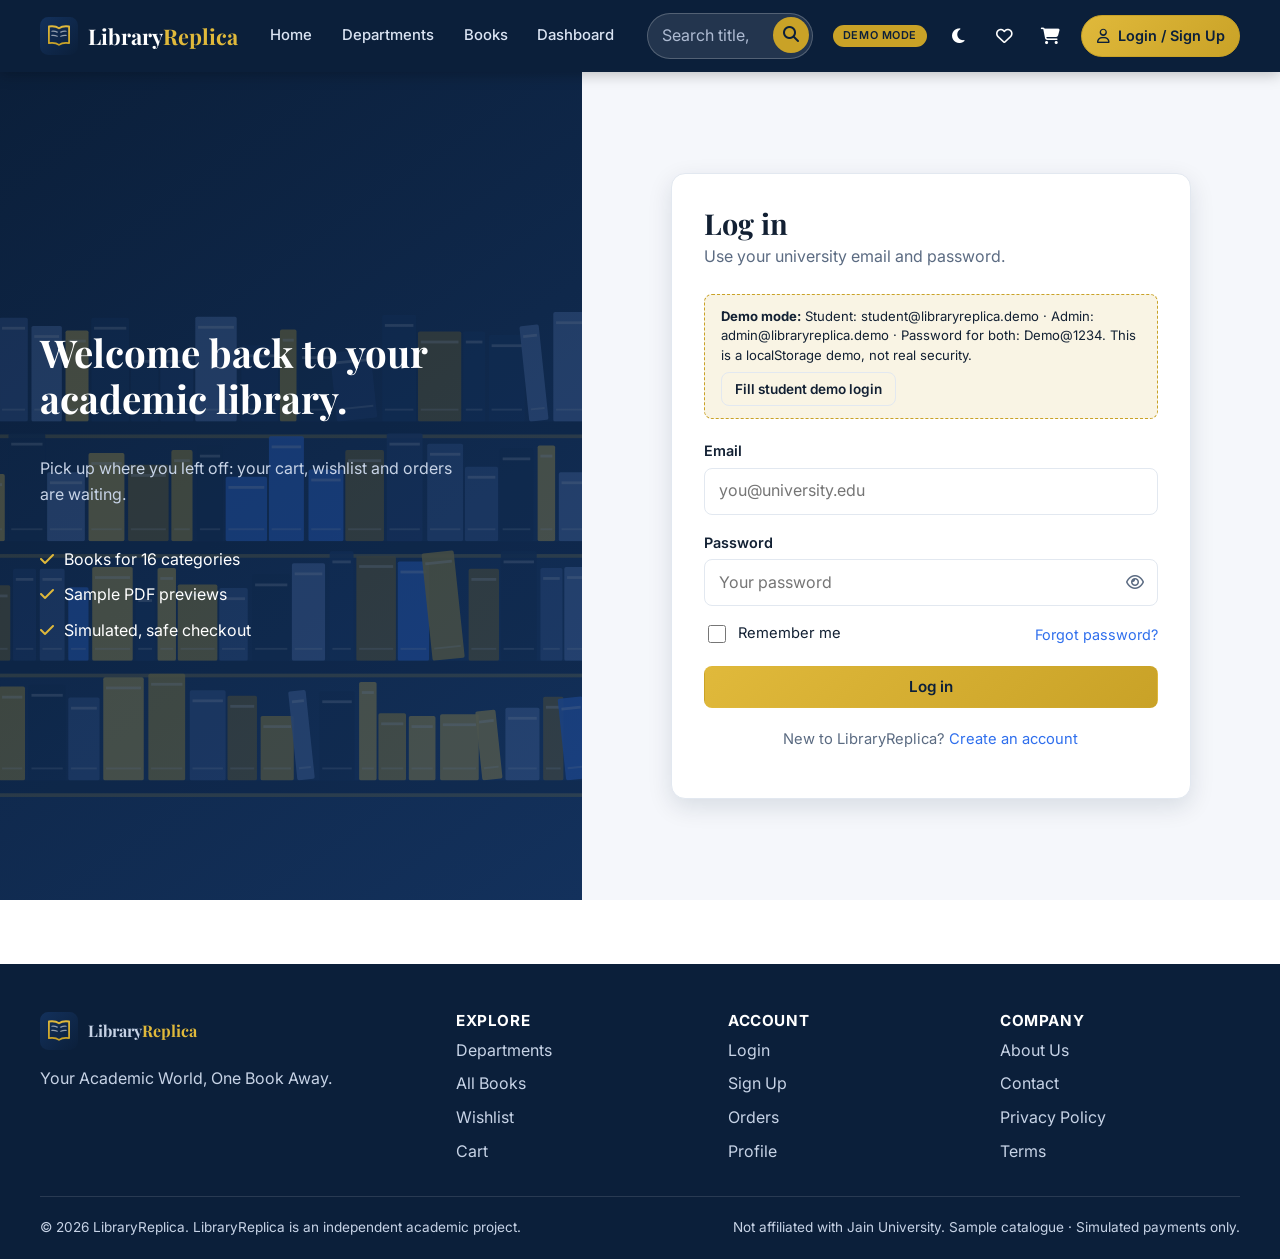
<file: “Library Replica A University Online Bookstore”/public/dashboard.html>
<!DOCTYPE html>
<html lang="en" data-theme="light">
<head>
  <meta charset="UTF-8">
  <meta name="viewport" content="width=device-width, initial-scale=1">
  <title>Dashboard | LibraryReplica</title>
  <meta name="description" content="Your LibraryReplica student dashboard.">
  <link rel="icon" href="images/logo.svg" type="image/svg+xml">
  <link rel="preconnect" href="https://fonts.googleapis.com">
  <link rel="preconnect" href="https://fonts.gstatic.com" crossorigin>
  <link href="https://fonts.googleapis.com/css2?family=Inter:wght@400;500;600;700;800&family=Playfair+Display:wght@600;700;800&display=swap" rel="stylesheet">
  <link rel="stylesheet" href="https://cdnjs.cloudflare.com/ajax/libs/font-awesome/6.5.1/css/all.min.css">
  <link rel="stylesheet" href="css/style.css">
  <link rel="stylesheet" href="css/books.css">
  <link rel="stylesheet" href="css/cart.css">
  <link rel="stylesheet" href="css/checkout.css">
  <link rel="stylesheet" href="css/dashboard.css">
  <link rel="stylesheet" href="css/responsive.css">
</head>
<body>
  <div id="site-header"></div>
  <main id="main-content">
    <div class="container">
      <section class="welcome" aria-labelledby="welcome-title">
        <h1 id="welcome-title">Welcome</h1>
        <p id="welcome-sub">What would you like to read today?</p>
        <form class="dash-search" id="dash-search" role="search">
          <label class="sr-only" for="dash-q">Search books</label>
          <input class="input" id="dash-q" type="search" placeholder="Search title, author, subject, ISBN…">
          <button class="btn btn-primary" type="submit"><i class="fa-solid fa-magnifying-glass" aria-hidden="true"></i> Search</button>
        </form>
      </section>

      <section class="stat-grid" aria-label="Your activity">
        <a class="card card-hover stat-card" href="books.html"><div class="dept-icon"><i class="fa-solid fa-book" aria-hidden="true"></i></div><div><strong id="stat-books">–</strong><span>Books in the library</span></div></a>
        <a class="card card-hover stat-card" href="cart.html"><div class="dept-icon"><i class="fa-solid fa-cart-shopping" aria-hidden="true"></i></div><div><strong id="stat-cart">–</strong><span>Items in cart</span></div></a>
        <a class="card card-hover stat-card" href="wishlist.html"><div class="dept-icon"><i class="fa-regular fa-heart" aria-hidden="true"></i></div><div><strong id="stat-wish">–</strong><span>Wishlist books</span></div></a>
        <a class="card card-hover stat-card" href="order-history.html"><div class="dept-icon"><i class="fa-solid fa-box" aria-hidden="true"></i></div><div><strong id="stat-orders">–</strong><span>Orders placed</span></div></a>
      </section>

      <section class="dash-section" aria-labelledby="short-title">
        <div class="section-title"><h2 id="short-title">Department Shortcuts</h2><a class="btn btn-outline btn-sm" href="departments.html">All departments</a></div>
        <div id="shortcuts" class="chip-row"></div>
      </section>

      <section class="dash-section" aria-labelledby="rec-title"><div class="section-title"><h2 id="rec-title">Recommended for You</h2></div><div id="row-recommended" class="books-grid"></div></section>
      <section class="dash-section" aria-labelledby="recent-title"><div class="section-title"><h2 id="recent-title">Recently Viewed</h2></div><div id="row-recent" class="books-grid"></div></section>

      <div class="dash-split">
        <section class="card" aria-labelledby="wl-title">
          <div class="card-head"><h2 id="wl-title">Wishlist</h2><a class="btn btn-outline btn-sm" href="wishlist.html">View all</a></div>
          <div id="wishlist-preview"></div>
        </section>
        <section class="card" aria-labelledby="ord-title">
          <div class="card-head"><h2 id="ord-title">Recent Orders</h2><a class="btn btn-outline btn-sm" href="order-history.html">Order history</a></div>
          <div id="orders-preview"></div>
        </section>
        <section class="card" aria-labelledby="acc-title">
          <div class="card-head"><h2 id="acc-title">Quick Links</h2></div>
          <div class="flex flex-wrap gap-1">
            <a class="btn btn-primary btn-sm" href="cart.html"><i class="fa-solid fa-cart-shopping" aria-hidden="true"></i> Cart (<span id="cart-link-count">0</span>)</a>
            <a class="btn btn-outline btn-sm" href="profile.html">Profile</a>
            <a class="btn btn-outline btn-sm" href="order-history.html">Orders</a>
          </div>
        </section>
      </div>

      <section class="dash-section" aria-labelledby="best-title"><div class="section-title"><h2 id="best-title">Bestselling</h2><a class="btn btn-outline btn-sm" href="books.html?sort=popular">See more</a></div><div id="row-best" class="books-grid"></div></section>
      <section class="dash-section" aria-labelledby="new-title"><div class="section-title"><h2 id="new-title">New Arrivals</h2><a class="btn btn-outline btn-sm" href="books.html?sort=newest">See more</a></div><div id="row-new" class="books-grid"></div></section>
      <section class="dash-section" aria-labelledby="disc-title"><div class="section-title"><h2 id="disc-title">Discounted Books</h2><a class="btn btn-outline btn-sm" href="books.html?sort=price-asc">See more</a></div><div id="row-disc" class="books-grid"></div></section>
    </div>
  </main>
  <div id="site-footer"></div>
  <div id="toast-container" class="toast-container"></div>
  <script type="module" src="js/dashboard.js"></script>
</body>
</html>
</file>
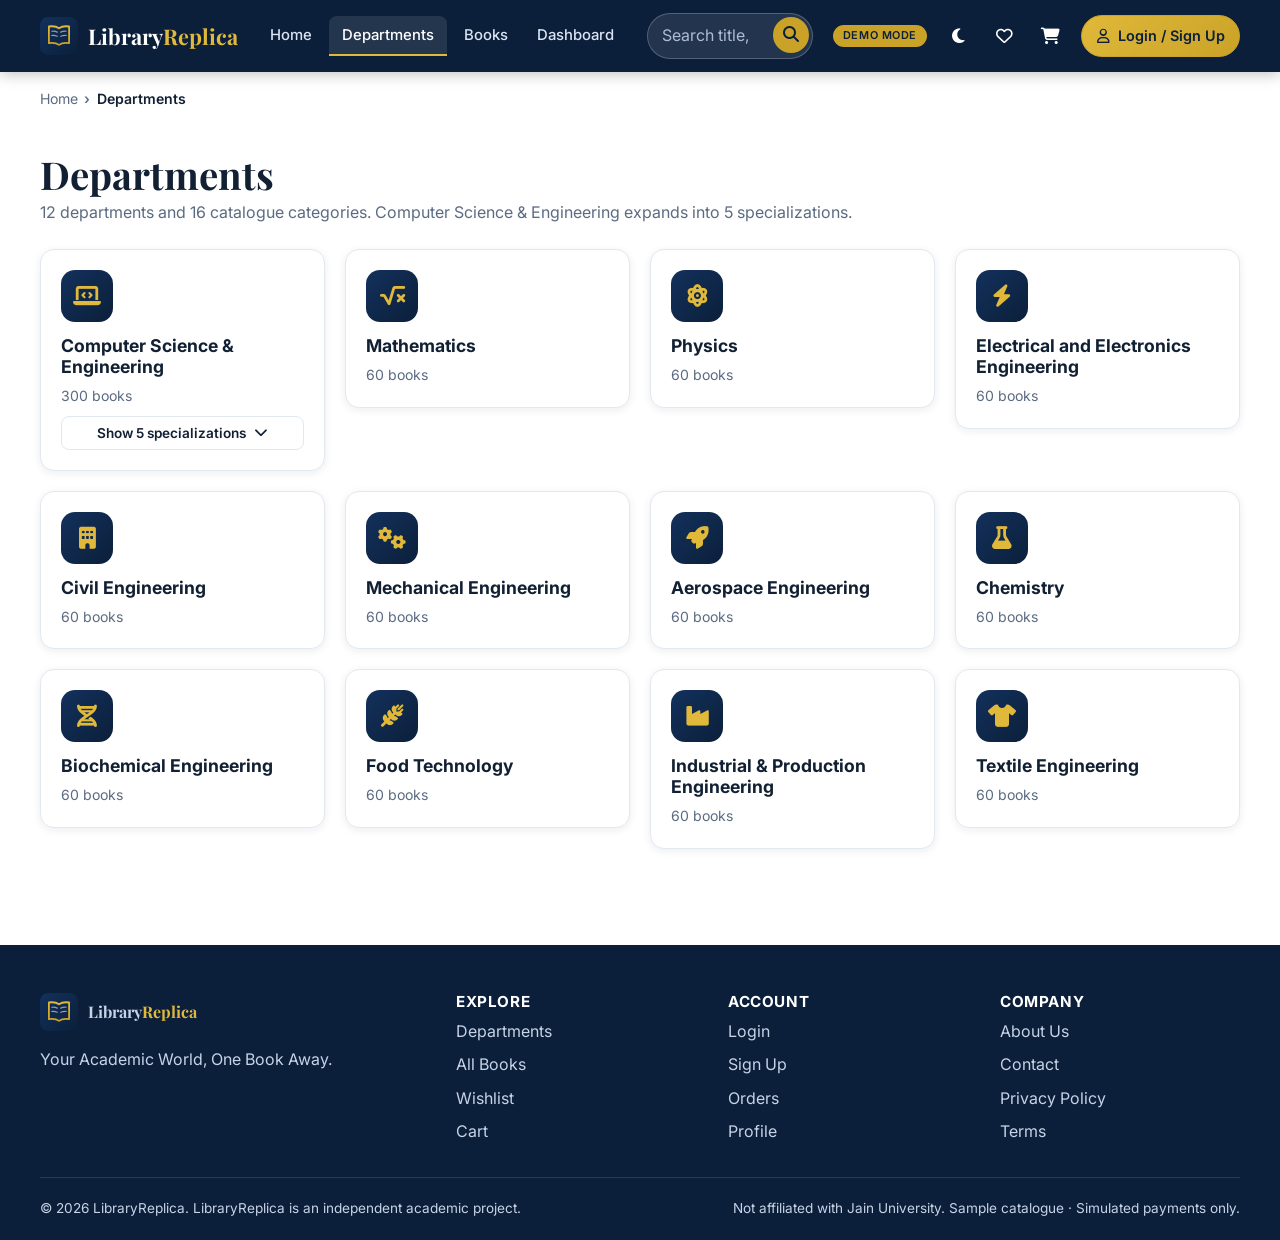
<file: “Library Replica A University Online Bookstore”/public/departments.html>
<!DOCTYPE html>
<html lang="en" data-theme="light">
<head>
  <meta charset="UTF-8">
  <meta name="viewport" content="width=device-width, initial-scale=1">
  <title>Departments | LibraryReplica</title>
  <meta name="description" content="Browse LibraryReplica books by department and specialization.">
  <link rel="icon" href="images/logo.svg" type="image/svg+xml">
  <link rel="preconnect" href="https://fonts.googleapis.com">
  <link rel="preconnect" href="https://fonts.gstatic.com" crossorigin>
  <link href="https://fonts.googleapis.com/css2?family=Inter:wght@400;500;600;700;800&family=Playfair+Display:wght@600;700;800&display=swap" rel="stylesheet">
  <link rel="stylesheet" href="https://cdnjs.cloudflare.com/ajax/libs/font-awesome/6.5.1/css/all.min.css">
  <link rel="stylesheet" href="css/style.css">
  <link rel="stylesheet" href="css/books.css">
  <link rel="stylesheet" href="css/responsive.css">
</head>
<body>
  <div id="site-header"></div>
  <main id="main-content">
    <div class="container">
      <nav aria-label="Breadcrumb"><ol class="breadcrumb"><li><a href="index.html">Home</a></li><li aria-current="page">Departments</li></ol></nav>
      <div class="page-head">
        <h1>Departments</h1>
        <p class="text-muted">12 departments and 16 catalogue categories. Computer Science &amp; Engineering expands into 5 specializations.</p>
      </div>
      <div id="dept-grid" class="dept-grid" style="padding-bottom:2rem">
        <div class="skeleton" style="height:150px" aria-hidden="true"></div>
        <div class="skeleton" style="height:150px" aria-hidden="true"></div>
        <div class="skeleton" style="height:150px" aria-hidden="true"></div>
      </div>
    </div>
  </main>
  <div id="site-footer"></div>
  <div id="toast-container" class="toast-container"></div>
  <script type="module" src="js/pages/departments.js"></script>
</body>
</html>
</file>
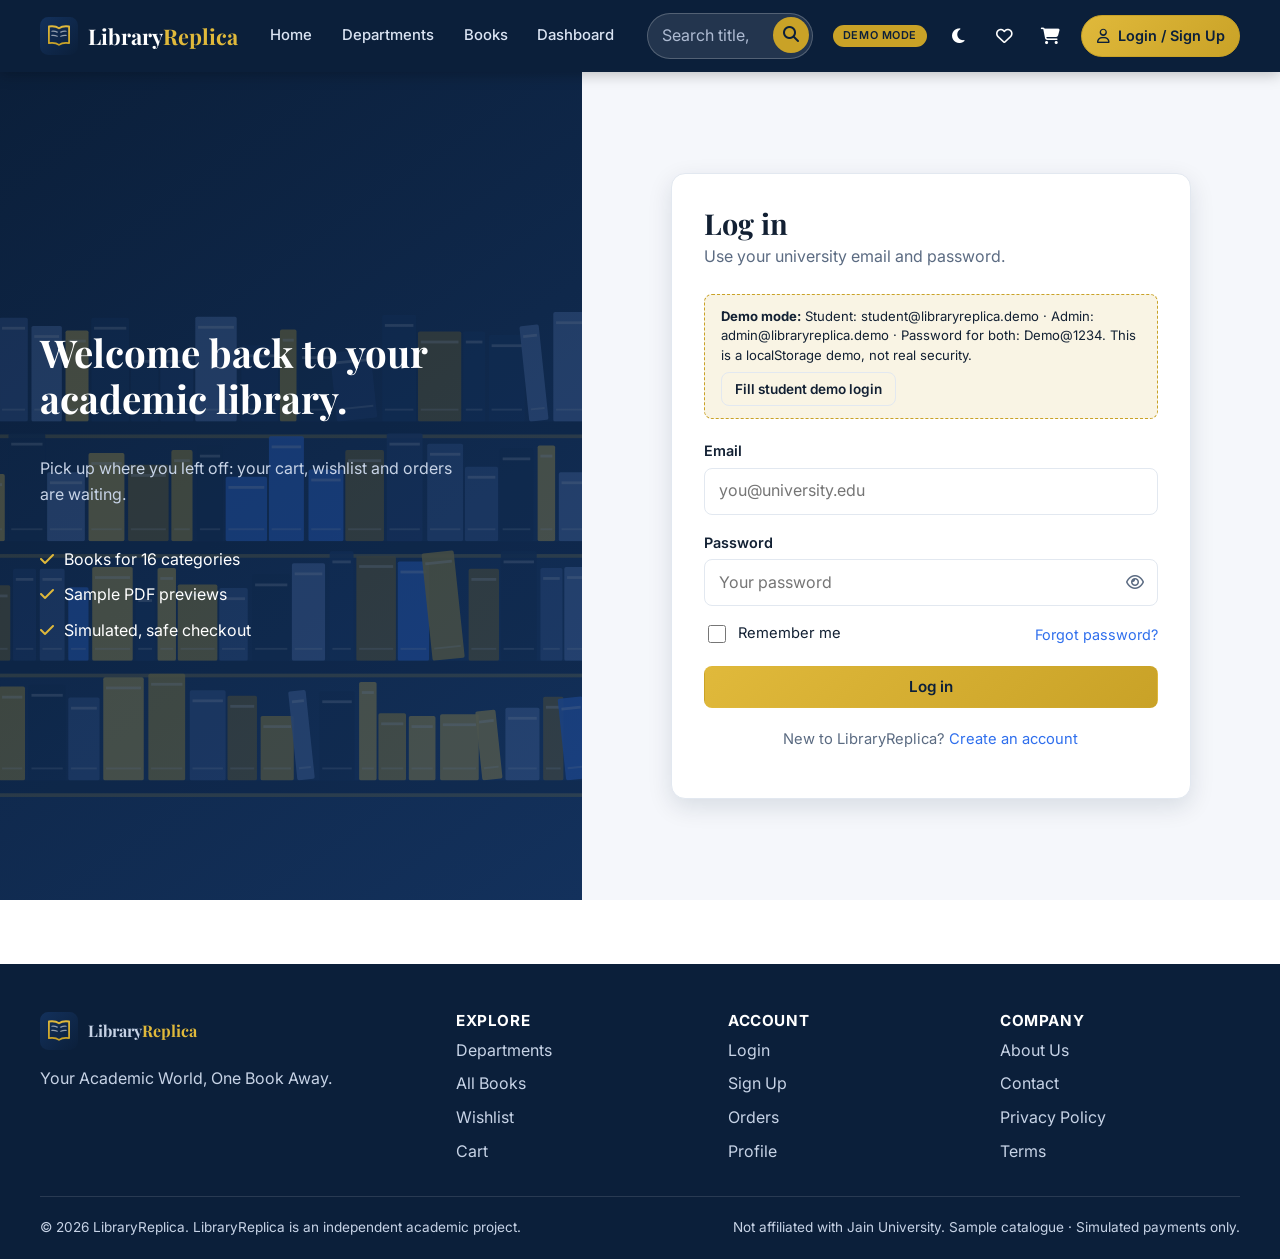
<file: “Library Replica A University Online Bookstore”/public/login.html>
<!DOCTYPE html>
<html lang="en" data-theme="light">
<head>
  <meta charset="UTF-8">
  <meta name="viewport" content="width=device-width, initial-scale=1">
  <title>Login | LibraryReplica</title>
  <meta name="description" content="Log in to your LibraryReplica student account.">
  <link rel="icon" href="images/logo.svg" type="image/svg+xml">
  <link rel="preconnect" href="https://fonts.googleapis.com">
  <link rel="preconnect" href="https://fonts.gstatic.com" crossorigin>
  <link href="https://fonts.googleapis.com/css2?family=Inter:wght@400;500;600;700;800&family=Playfair+Display:wght@600;700;800&display=swap" rel="stylesheet">
  <link rel="stylesheet" href="https://cdnjs.cloudflare.com/ajax/libs/font-awesome/6.5.1/css/all.min.css">
  <link rel="stylesheet" href="css/style.css">
  <link rel="stylesheet" href="css/auth.css">
  <link rel="stylesheet" href="css/responsive.css">
</head>
<body>
  <div id="site-header"></div>
  <main id="main-content">
    <div class="auth-wrap">
      <aside class="auth-aside" aria-hidden="false">
        <h2>Welcome back to your academic library.</h2>
        <p>Pick up where you left off: your cart, wishlist and orders are waiting.</p>
        <ul>
          <li><i class="fa-solid fa-check" aria-hidden="true"></i>Books for 16 categories</li>
          <li><i class="fa-solid fa-check" aria-hidden="true"></i>Sample PDF previews</li>
          <li><i class="fa-solid fa-check" aria-hidden="true"></i>Simulated, safe checkout</li>
        </ul>
      </aside>
      <section class="auth-panel">
        <div class="card auth-card">
          <h1>Log in</h1>
          <p class="sub">Use your university email and password.</p>
          <div id="demo-hint" class="demo-hint hidden"></div>
          <div id="login-alert" class="form-alert" role="alert"></div>
          <form id="login-form" novalidate>
            <div class="form-group">
              <label for="email">Email</label>
              <input class="input" id="email" type="email" autocomplete="email" placeholder="you@university.edu" required>
              <div class="form-error" data-error-for="email" aria-live="polite"></div>
            </div>
            <div class="form-group">
              <label for="password">Password</label>
              <div class="pw-field">
                <input class="input" id="password" type="password" autocomplete="current-password" placeholder="Your password" required>
                <button class="pw-toggle" id="toggle-password" type="button" aria-label="Show password" aria-pressed="false"><i class="fa-regular fa-eye" aria-hidden="true"></i></button>
              </div>
              <div class="form-error" data-error-for="password" aria-live="polite"></div>
            </div>
            <div class="auth-links">
              <label class="checkbox-row"><input type="checkbox" id="remember"> Remember me</label>
              <button class="link-btn-inline" id="forgot-btn" type="button">Forgot password?</button>
            </div>
            <button class="btn btn-primary btn-block" id="login-submit" type="submit">Log in</button>
          </form>
          <p class="auth-foot">New to LibraryReplica? <a href="signup.html">Create an account</a></p>
        </div>
      </section>
    </div>
  </main>
  <div id="site-footer"></div>
  <div id="toast-container" class="toast-container"></div>
  <script type="module" src="js/pages/login.js"></script>
</body>
</html>
</file>
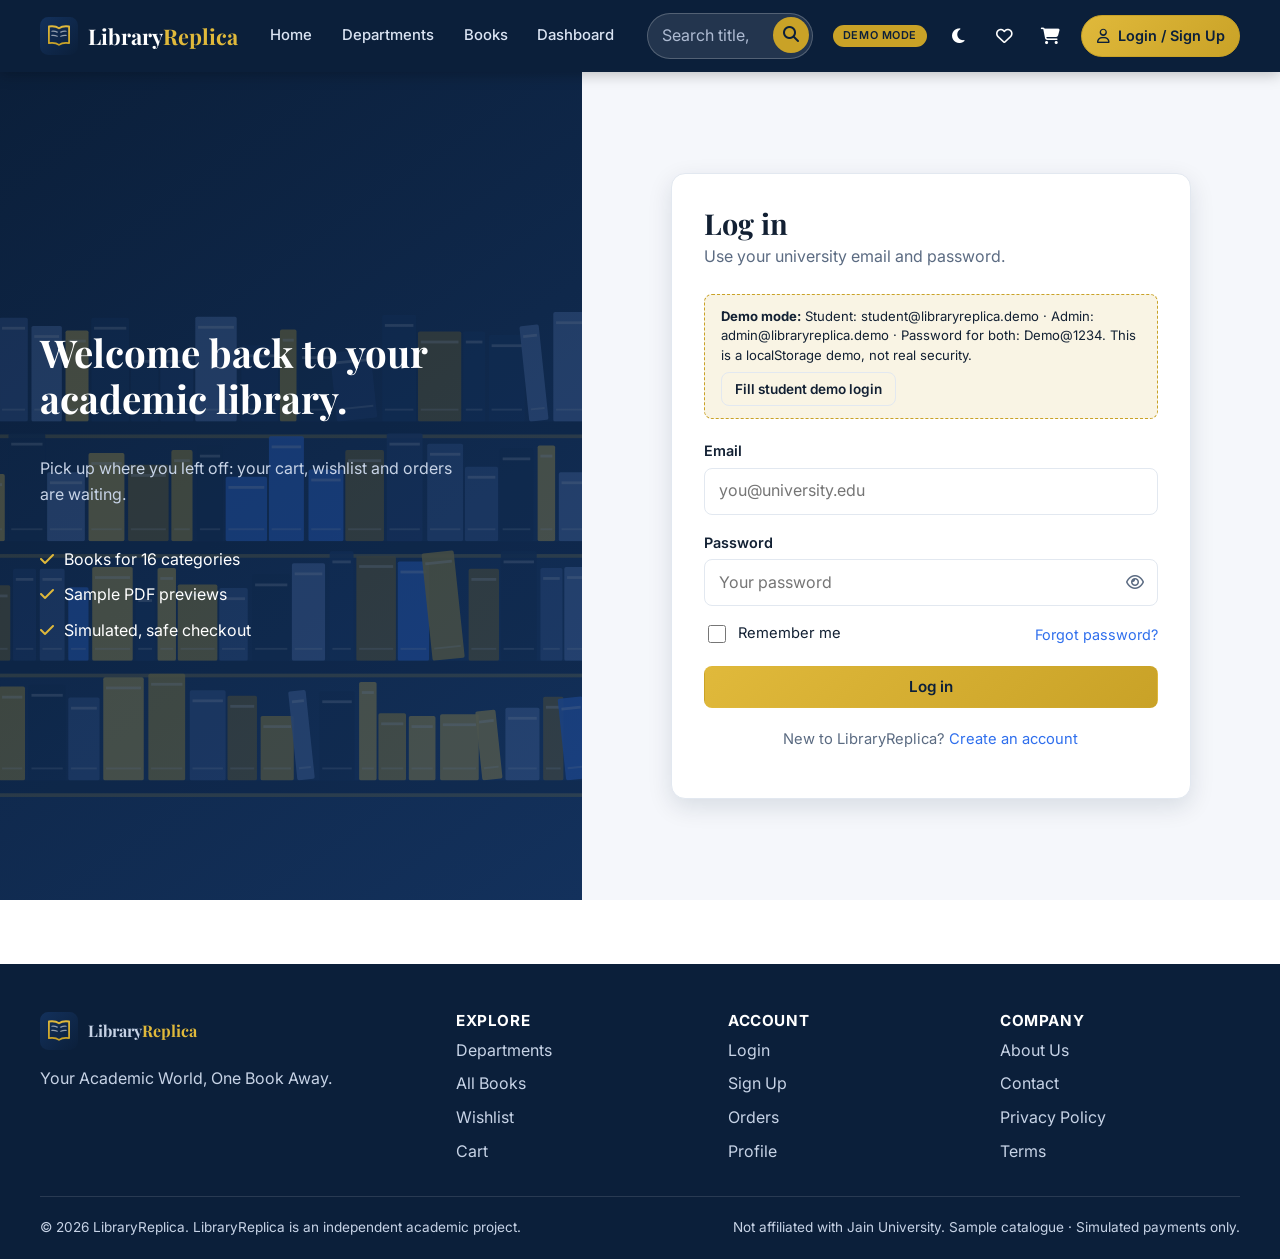
<file: “Library Replica A University Online Bookstore”/public/order-confirmation.html>
<!DOCTYPE html>
<html lang="en" data-theme="light">
<head>
  <meta charset="UTF-8">
  <meta name="viewport" content="width=device-width, initial-scale=1">
  <title>Order Confirmation | LibraryReplica</title>
  <meta name="description" content="Your LibraryReplica order details.">
  <link rel="icon" href="images/logo.svg" type="image/svg+xml">
  <link rel="preconnect" href="https://fonts.googleapis.com">
  <link rel="preconnect" href="https://fonts.gstatic.com" crossorigin>
  <link href="https://fonts.googleapis.com/css2?family=Inter:wght@400;500;600;700;800&family=Playfair+Display:wght@600;700;800&display=swap" rel="stylesheet">
  <link rel="stylesheet" href="https://cdnjs.cloudflare.com/ajax/libs/font-awesome/6.5.1/css/all.min.css">
  <link rel="stylesheet" href="css/style.css">
  <link rel="stylesheet" href="css/cart.css">
  <link rel="stylesheet" href="css/checkout.css">
  <link rel="stylesheet" href="css/responsive.css">
</head>
<body>
  <div id="site-header"></div>
  <main id="main-content">
    <div class="container" style="max-width:900px">
      <nav aria-label="Breadcrumb"><ol class="breadcrumb"><li><a href="index.html">Home</a></li><li><a href="order-history.html">Orders</a></li><li aria-current="page">Confirmation</li></ol></nav>
      <div id="confirm-root" style="padding-bottom:2rem"><div class="skeleton" style="height:320px" aria-hidden="true"></div></div>
    </div>
  </main>
  <div id="site-footer"></div>
  <div id="toast-container" class="toast-container"></div>
  <script type="module" src="js/pages/order-confirmation.js"></script>
</body>
</html>
</file>
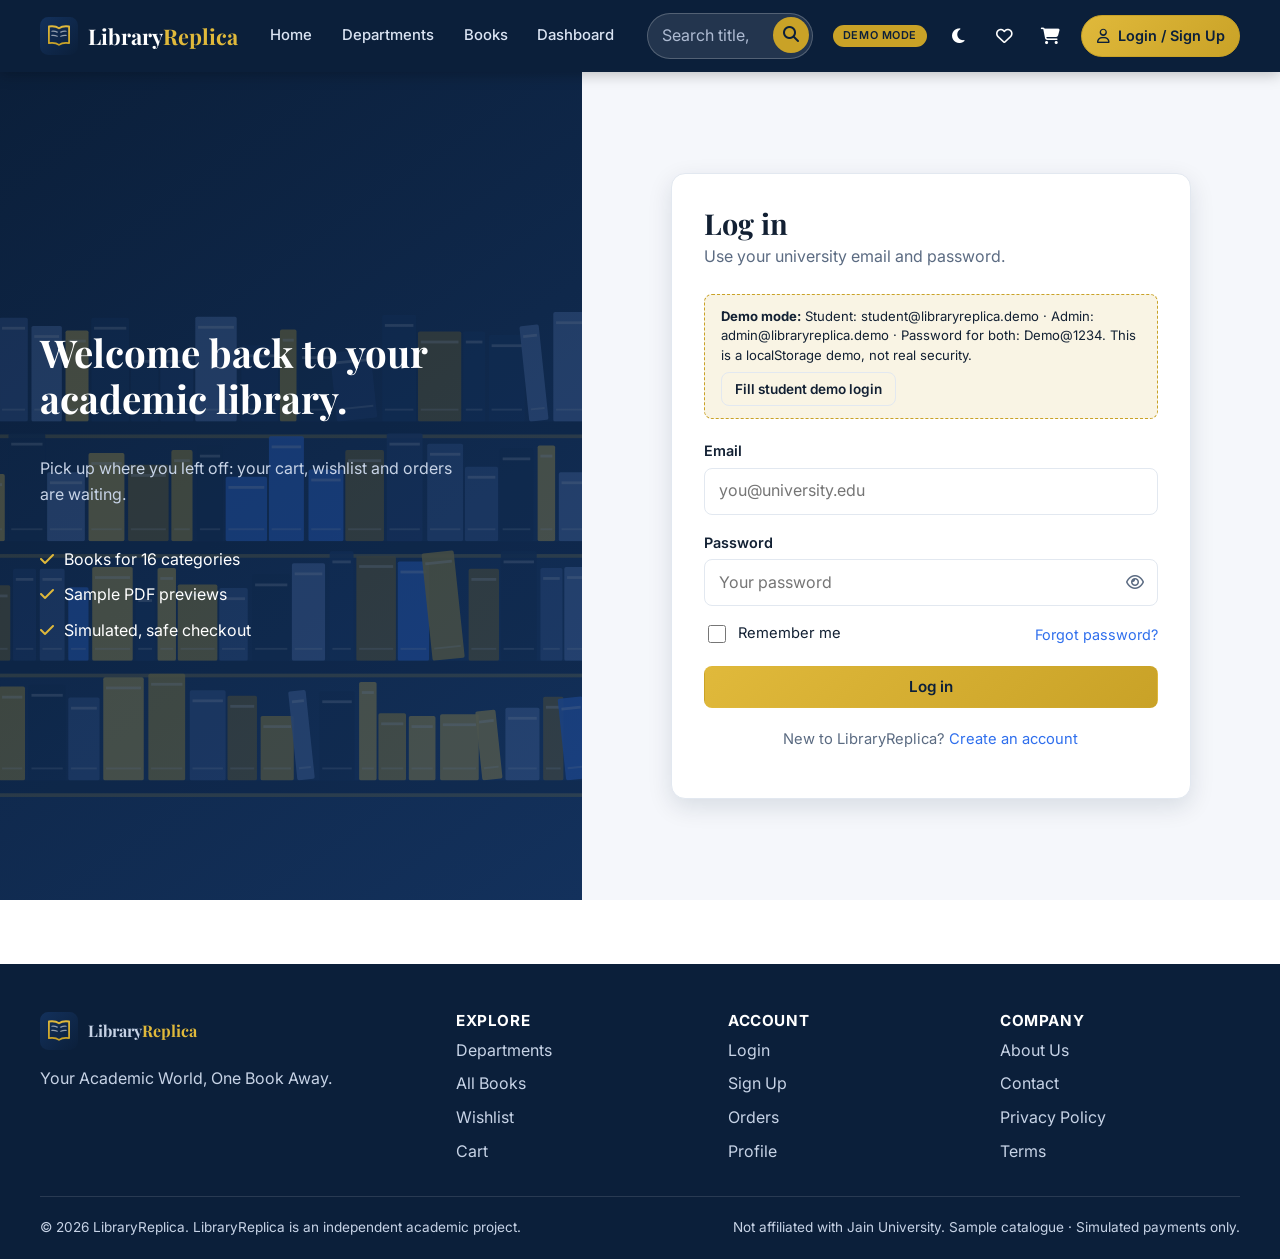
<file: “Library Replica A University Online Bookstore”/public/order-history.html>
<!DOCTYPE html>
<html lang="en" data-theme="light">
<head>
  <meta charset="UTF-8">
  <meta name="viewport" content="width=device-width, initial-scale=1">
  <title>Order History | LibraryReplica</title>
  <meta name="description" content="Your past LibraryReplica orders.">
  <link rel="icon" href="images/logo.svg" type="image/svg+xml">
  <link rel="preconnect" href="https://fonts.googleapis.com">
  <link rel="preconnect" href="https://fonts.gstatic.com" crossorigin>
  <link href="https://fonts.googleapis.com/css2?family=Inter:wght@400;500;600;700;800&family=Playfair+Display:wght@600;700;800&display=swap" rel="stylesheet">
  <link rel="stylesheet" href="https://cdnjs.cloudflare.com/ajax/libs/font-awesome/6.5.1/css/all.min.css">
  <link rel="stylesheet" href="css/style.css">
  <link rel="stylesheet" href="css/cart.css">
  <link rel="stylesheet" href="css/checkout.css">
  <link rel="stylesheet" href="css/responsive.css">
</head>
<body>
  <div id="site-header"></div>
  <main id="main-content">
    <div class="container" style="max-width:960px">
      <nav aria-label="Breadcrumb"><ol class="breadcrumb"><li><a href="index.html">Home</a></li><li aria-current="page">Orders</li></ol></nav>
      <h1>Order History</h1>
      <div id="orders-root" style="padding-bottom:2rem"><div class="skeleton" style="height:120px" aria-hidden="true"></div></div>
    </div>
  </main>
  <div id="site-footer"></div>
  <div id="toast-container" class="toast-container"></div>
  <script type="module" src="js/pages/order-history.js"></script>
</body>
</html>
</file>
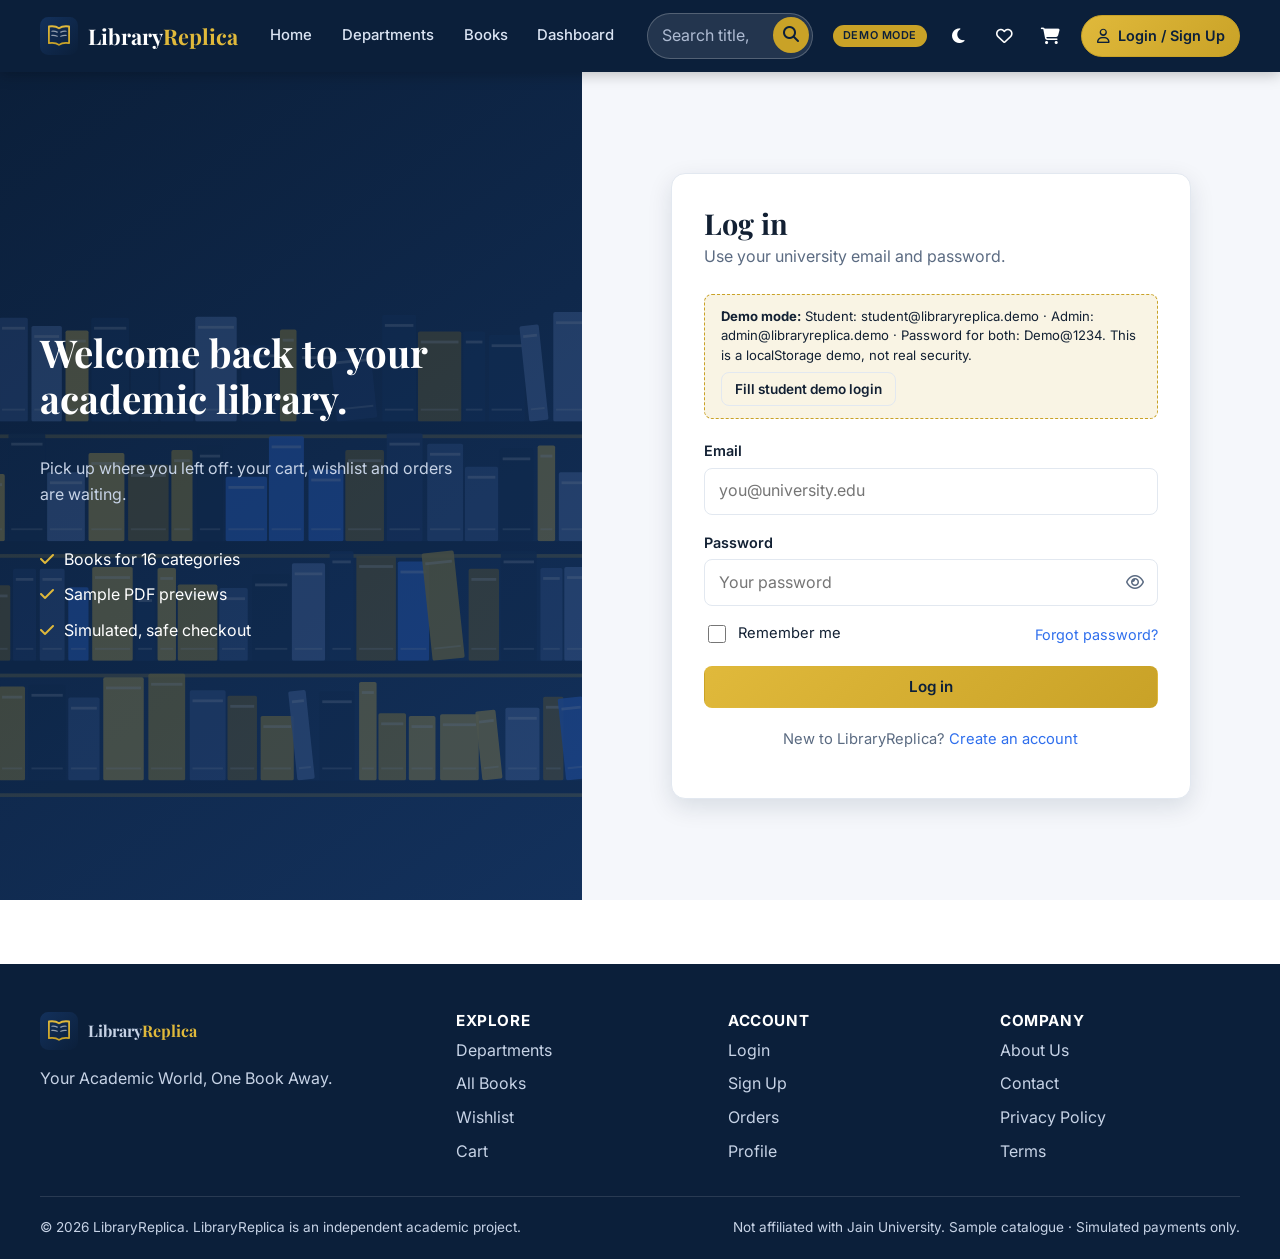
<file: “Library Replica A University Online Bookstore”/public/profile.html>
<!DOCTYPE html>
<html lang="en" data-theme="light">
<head>
  <meta charset="UTF-8">
  <meta name="viewport" content="width=device-width, initial-scale=1">
  <title>Profile | LibraryReplica</title>
  <meta name="description" content="Manage your LibraryReplica profile.">
  <link rel="icon" href="images/logo.svg" type="image/svg+xml">
  <link rel="preconnect" href="https://fonts.googleapis.com">
  <link rel="preconnect" href="https://fonts.gstatic.com" crossorigin>
  <link href="https://fonts.googleapis.com/css2?family=Inter:wght@400;500;600;700;800&family=Playfair+Display:wght@600;700;800&display=swap" rel="stylesheet">
  <link rel="stylesheet" href="https://cdnjs.cloudflare.com/ajax/libs/font-awesome/6.5.1/css/all.min.css">
  <link rel="stylesheet" href="css/style.css">
  <link rel="stylesheet" href="css/profile.css">
  <link rel="stylesheet" href="css/responsive.css">
</head>
<body>
  <div id="site-header"></div>
  <main id="main-content">
    <div class="container">
      <nav aria-label="Breadcrumb"><ol class="breadcrumb"><li><a href="index.html">Home</a></li><li><a href="dashboard.html">Dashboard</a></li><li aria-current="page">Profile</li></ol></nav>
      <div class="profile-layout">
        <aside class="card profile-card">
          <div class="profile-avatar" id="avatar" role="img" aria-label="Profile picture"></div>
          <h1 id="p-name"></h1>
          <p class="email" id="p-email"></p>
          <p><span class="badge badge-gold" id="p-role"></span></p>
          <input type="file" id="photo-input" class="hidden" accept="image/jpeg,image/png,image/webp" aria-label="Choose a profile photo">
          <button class="btn btn-outline btn-sm" id="photo-btn" type="button"><i class="fa-solid fa-camera" aria-hidden="true"></i> Change photo</button>
          <div class="profile-links">
            <a class="btn btn-outline" href="wishlist.html"><i class="fa-regular fa-heart" aria-hidden="true"></i> My Wishlist</a>
            <a class="btn btn-outline" href="order-history.html"><i class="fa-solid fa-box" aria-hidden="true"></i> Order History</a>
            <button class="btn btn-danger" id="logout" type="button"><i class="fa-solid fa-right-from-bracket" aria-hidden="true"></i> Logout</button>
          </div>
        </aside>
        <section class="card profile-form" aria-labelledby="details-title">
          <div class="flex between center-y flex-wrap gap-1 mb-2"><h2 id="details-title" style="margin:0">Your details</h2>
            <div class="flex gap-1"><button class="btn btn-secondary btn-sm" id="edit-btn" type="button"><i class="fa-solid fa-pen" aria-hidden="true"></i> Edit Profile</button>
            <button class="btn btn-outline btn-sm" id="password-btn" type="button"><i class="fa-solid fa-key" aria-hidden="true"></i> Change Password</button></div></div>
          <form id="profile-form" novalidate>
            <div class="form-grid">
              <div class="form-group"><label for="fullName">Full name</label><input class="input" id="fullName" type="text" disabled><div class="form-error" data-error-for="fullName" aria-live="polite"></div></div>
              <div class="form-group"><label for="studentId">Student ID</label><input class="input" id="studentId" type="text" disabled><div class="form-error" data-error-for="studentId" aria-live="polite"></div></div>
              <div class="form-group full"><label for="email">Email (cannot be changed)</label><input class="input" id="email" type="email" readonly></div>
              <div class="form-group"><label for="department">Department</label><select class="input" id="department" disabled></select><div class="form-error" data-error-for="department" aria-live="polite"></div></div>
              <div class="form-group"><label for="semester">Semester</label><select class="input" id="semester" disabled></select><div class="form-error" data-error-for="semester" aria-live="polite"></div></div>
            </div>
            <div class="profile-actions hidden" id="edit-actions">
              <button class="btn btn-primary" type="submit" id="save-btn">Save changes</button>
              <button class="btn btn-outline" type="button" id="cancel-btn">Cancel</button>
            </div>
          </form>
        </section>
      </div>
    </div>
  </main>
  <div id="site-footer"></div>
  <div id="toast-container" class="toast-container"></div>
  <script type="module" src="js/profile.js"></script>
</body>
</html>
</file>
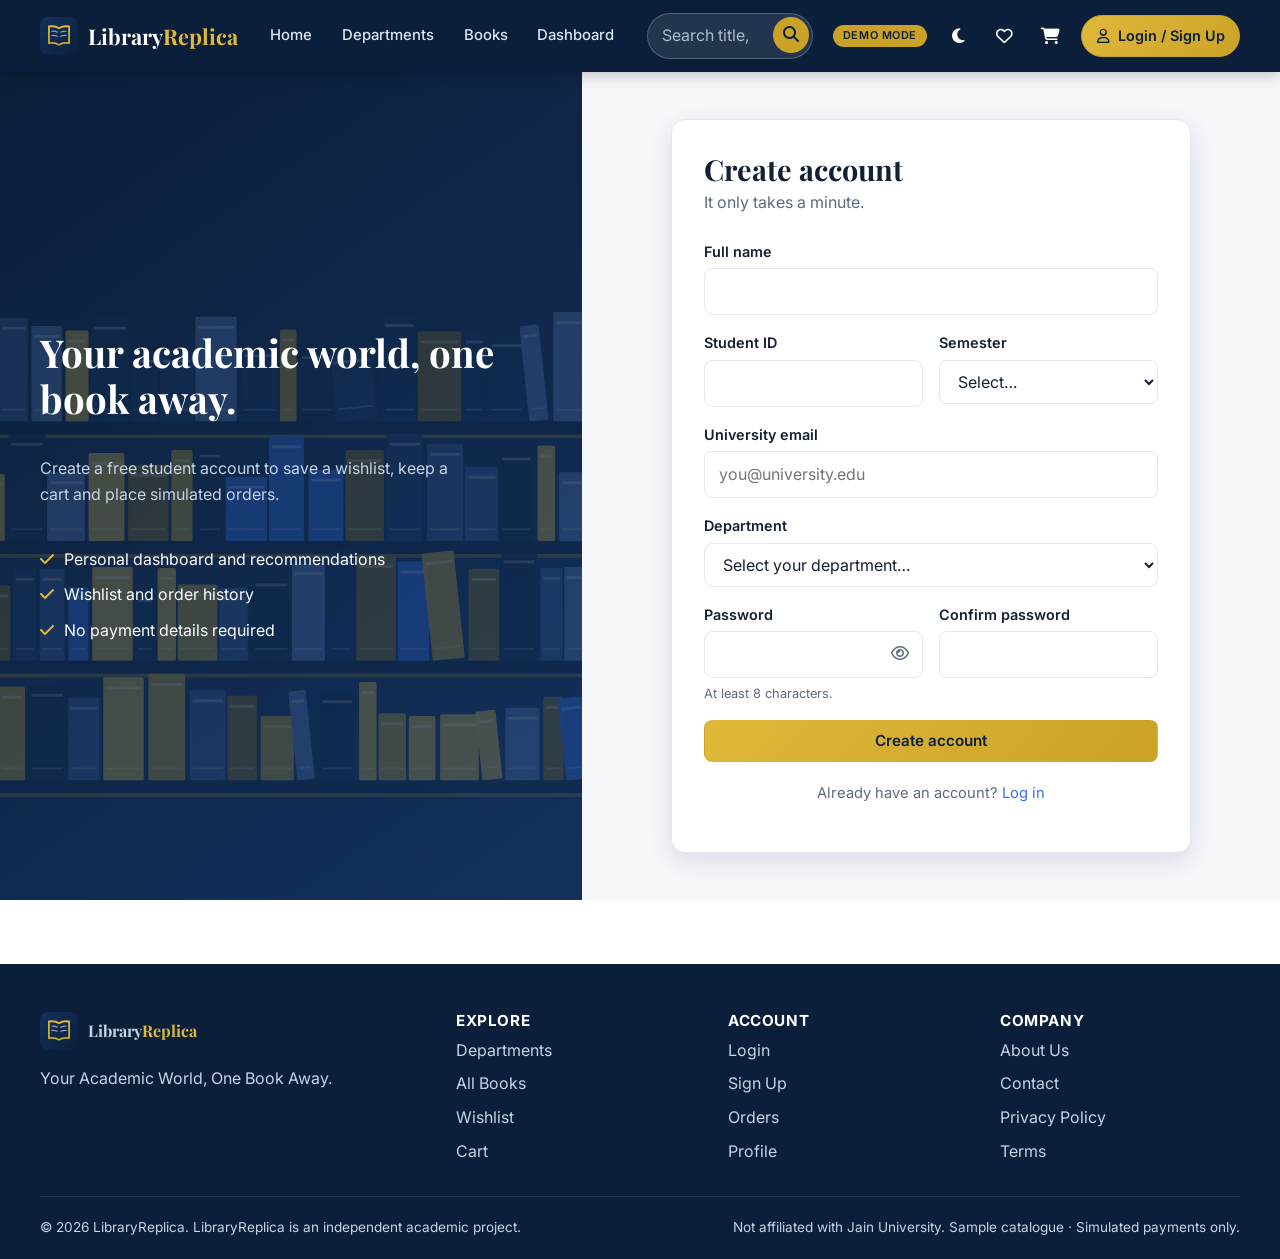
<file: “Library Replica A University Online Bookstore”/public/signup.html>
<!DOCTYPE html>
<html lang="en" data-theme="light">
<head>
  <meta charset="UTF-8">
  <meta name="viewport" content="width=device-width, initial-scale=1">
  <title>Sign Up | LibraryReplica</title>
  <meta name="description" content="Create a free LibraryReplica student account.">
  <link rel="icon" href="images/logo.svg" type="image/svg+xml">
  <link rel="preconnect" href="https://fonts.googleapis.com">
  <link rel="preconnect" href="https://fonts.gstatic.com" crossorigin>
  <link href="https://fonts.googleapis.com/css2?family=Inter:wght@400;500;600;700;800&family=Playfair+Display:wght@600;700;800&display=swap" rel="stylesheet">
  <link rel="stylesheet" href="https://cdnjs.cloudflare.com/ajax/libs/font-awesome/6.5.1/css/all.min.css">
  <link rel="stylesheet" href="css/style.css">
  <link rel="stylesheet" href="css/auth.css">
  <link rel="stylesheet" href="css/responsive.css">
</head>
<body>
  <div id="site-header"></div>
  <main id="main-content">
    <div class="auth-wrap">
      <aside class="auth-aside">
        <h2>Your academic world, one book away.</h2>
        <p>Create a free student account to save a wishlist, keep a cart and place simulated orders.</p>
        <ul>
          <li><i class="fa-solid fa-check" aria-hidden="true"></i>Personal dashboard and recommendations</li>
          <li><i class="fa-solid fa-check" aria-hidden="true"></i>Wishlist and order history</li>
          <li><i class="fa-solid fa-check" aria-hidden="true"></i>No payment details required</li>
        </ul>
      </aside>
      <section class="auth-panel">
        <div class="card auth-card">
          <h1>Create account</h1>
          <p class="sub">It only takes a minute.</p>
          <div id="signup-alert" class="form-alert" role="alert"></div>
          <form id="signup-form" novalidate>
            <div class="form-group">
              <label for="fullName">Full name</label>
              <input class="input" id="fullName" type="text" autocomplete="name" required>
              <div class="form-error" data-error-for="fullName" aria-live="polite"></div>
            </div>
            <div class="form-row">
              <div class="form-group">
                <label for="studentId">Student ID</label>
                <input class="input" id="studentId" type="text" autocomplete="off" required>
                <div class="form-error" data-error-for="studentId" aria-live="polite"></div>
              </div>
              <div class="form-group">
                <label for="semester">Semester</label>
                <select class="input" id="semester" required><option value="">Select…</option></select>
                <div class="form-error" data-error-for="semester" aria-live="polite"></div>
              </div>
            </div>
            <div class="form-group">
              <label for="email">University email</label>
              <input class="input" id="email" type="email" autocomplete="email" placeholder="you@university.edu" required>
              <div class="form-error" data-error-for="email" aria-live="polite"></div>
            </div>
            <div class="form-group">
              <label for="department">Department</label>
              <select class="input" id="department" required><option value="">Select your department…</option></select>
              <div class="form-error" data-error-for="department" aria-live="polite"></div>
            </div>
            <div class="form-row">
              <div class="form-group">
                <label for="password">Password</label>
                <div class="pw-field">
                  <input class="input" id="password" type="password" autocomplete="new-password" required>
                  <button class="pw-toggle" id="toggle-password" type="button" aria-label="Show password" aria-pressed="false"><i class="fa-regular fa-eye" aria-hidden="true"></i></button>
                </div>
                <span class="form-hint">At least 8 characters.</span>
                <div class="form-error" data-error-for="password" aria-live="polite"></div>
              </div>
              <div class="form-group">
                <label for="confirm">Confirm password</label>
                <input class="input" id="confirm" type="password" autocomplete="new-password" required>
                <div class="form-error" data-error-for="confirm" aria-live="polite"></div>
              </div>
            </div>
            <button class="btn btn-primary btn-block" id="signup-submit" type="submit">Create account</button>
          </form>
          <p class="auth-foot">Already have an account? <a href="login.html">Log in</a></p>
        </div>
      </section>
    </div>
  </main>
  <div id="site-footer"></div>
  <div id="toast-container" class="toast-container"></div>
  <script type="module" src="js/pages/signup.js"></script>
</body>
</html>
</file>
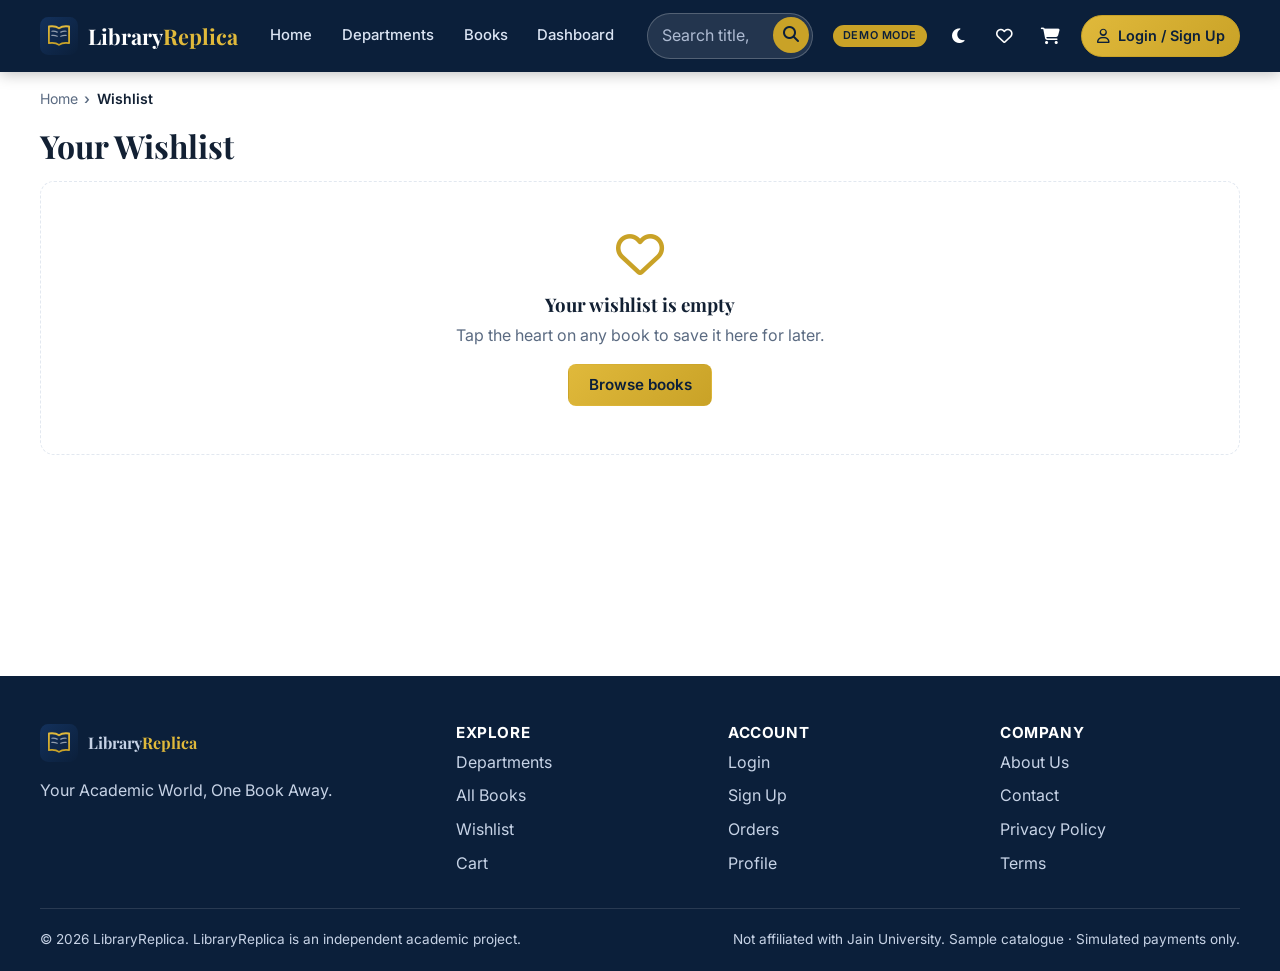
<file: “Library Replica A University Online Bookstore”/public/wishlist.html>
<!DOCTYPE html>
<html lang="en" data-theme="light">
<head>
  <meta charset="UTF-8">
  <meta name="viewport" content="width=device-width, initial-scale=1">
  <title>Wishlist | LibraryReplica</title>
  <meta name="description" content="Books you saved to your LibraryReplica wishlist.">
  <link rel="icon" href="images/logo.svg" type="image/svg+xml">
  <link rel="preconnect" href="https://fonts.googleapis.com">
  <link rel="preconnect" href="https://fonts.gstatic.com" crossorigin>
  <link href="https://fonts.googleapis.com/css2?family=Inter:wght@400;500;600;700;800&family=Playfair+Display:wght@600;700;800&display=swap" rel="stylesheet">
  <link rel="stylesheet" href="https://cdnjs.cloudflare.com/ajax/libs/font-awesome/6.5.1/css/all.min.css">
  <link rel="stylesheet" href="css/style.css">
  <link rel="stylesheet" href="css/books.css">
  <link rel="stylesheet" href="css/cart.css">
  <link rel="stylesheet" href="css/responsive.css">
</head>
<body>
  <div id="site-header"></div>
  <main id="main-content">
    <div class="container">
      <nav aria-label="Breadcrumb"><ol class="breadcrumb"><li><a href="index.html">Home</a></li><li aria-current="page">Wishlist</li></ol></nav>
      <h1>Your Wishlist</h1>
      <div id="wishlist-root" style="padding-bottom:2rem"><div class="skeleton" style="height:180px" aria-hidden="true"></div></div>
    </div>
  </main>
  <div id="site-footer"></div>
  <div id="toast-container" class="toast-container"></div>
  <script type="module" src="js/pages/wishlist-page.js"></script>
</body>
</html>
</file>
<file: “Library Replica A University Online Bookstore”/public/css/style.css>
/* =====================================================================
   LibraryReplica design system
   tokens · base · navbar · footer · buttons · toast · modal · utilities
   ===================================================================== */
@view-transition { navigation: auto; }

:root {
  --navy-900:#0B1F3A; --navy-700:#13315C; --blue-500:#2F6FED; --gold-500:#C9A227; --gold-400:#E0B93B;
  --bg:#FFFFFF; --bg-alt:#F5F7FB; --surface:#FFFFFF; --text:#122033; --text-muted:#5B6B82; --border:#E2E8F0;
  --success:#1E9E5A; --danger:#D64545; --warning:#E8A33D;
  --radius-sm:8px; --radius-md:14px; --radius-lg:22px;
  --shadow-sm:0 2px 8px rgba(11,31,58,.08); --shadow-md:0 8px 24px rgba(11,31,58,.12);
  --font-heading:'Playfair Display',serif; --font-body:'Inter',sans-serif; --transition:all .25s ease;
}
[data-theme="dark"] {
  --bg:#0A1424; --bg-alt:#0F1D33; --surface:#13233D; --text:#E8EEF7; --text-muted:#9FB0C8; --border:#223454;
}

/* ---------- Base ---------- */
*, *::before, *::after { box-sizing: border-box; }
html { scroll-behavior: smooth; -webkit-text-size-adjust: 100%; }
body {
  margin: 0; font-family: var(--font-body); background: var(--bg); color: var(--text);
  line-height: 1.6; overflow-x: hidden; transition: background .25s ease, color .25s ease;
}
h1, h2, h3, h4 { font-family: var(--font-heading); line-height: 1.2; margin: 0 0 .5em; color: var(--text); }
p { margin: 0 0 1em; }
a { color: var(--blue-500); text-decoration: none; transition: var(--transition); }
a:hover { text-decoration: underline; }
img, svg { max-width: 100%; }
img { display: block; }
button, input, select, textarea { font: inherit; color: inherit; }
:focus-visible { outline: 3px solid var(--gold-400); outline-offset: 2px; border-radius: 4px; }
main { min-height: 60vh; animation: page-in .45s ease both; }
@keyframes page-in { from { opacity: 0; transform: translateY(6px); } to { opacity: 1; transform: none; } }
body.modal-open { overflow: hidden; }

/* ---------- Utilities ---------- */
.container { width: min(1200px, 100% - 2rem); margin-inline: auto; }
.hidden { display: none !important; }
.sr-only {
  position: absolute !important; width: 1px; height: 1px; padding: 0; margin: -1px; overflow: hidden;
  clip: rect(0,0,0,0); white-space: nowrap; border: 0;
}
.skip-link { position: absolute; left: 1rem; top: -4rem; background: var(--gold-500); color: var(--navy-900); padding: .6rem 1rem; border-radius: var(--radius-sm); z-index: 3000; font-weight: 600; }
.skip-link:focus { top: 1rem; text-decoration: none; }
.text-muted { color: var(--text-muted); }
.text-center { text-align: center; }
.mt-1 { margin-top: .5rem; } .mt-2 { margin-top: 1rem; } .mt-3 { margin-top: 1.5rem; } .mb-2 { margin-bottom: 1rem; }
.flex { display: flex; } .flex-wrap { flex-wrap: wrap; } .gap-1 { gap: .5rem; } .gap-2 { gap: 1rem; }
.between { justify-content: space-between; } .center-y { align-items: center; }
.section { padding: 4rem 0; }
.section-alt { background: var(--bg-alt); }
.section-title { display: flex; align-items: end; justify-content: space-between; gap: 1rem; flex-wrap: wrap; margin-bottom: 1.75rem; }
.section-title h2 { margin: 0; font-size: clamp(1.5rem, 3vw, 2.1rem); position: relative; padding-bottom: .55rem; }
.section-title h2::after { content: ''; position: absolute; left: 0; bottom: 0; width: 56px; height: 3px; border-radius: 3px; background: linear-gradient(90deg, var(--gold-500), var(--gold-400)); }
.section-title p { margin: 0; color: var(--text-muted); }

/* ---------- Buttons ---------- */
.btn {
  display: inline-flex; align-items: center; justify-content: center; gap: .5rem; min-height: 42px;
  padding: .6rem 1.2rem; border-radius: var(--radius-sm); border: 1px solid transparent; cursor: pointer;
  font-weight: 600; font-size: .95rem; line-height: 1.2; text-decoration: none; transition: var(--transition);
  background: var(--bg-alt); color: var(--text); white-space: nowrap;
}
.btn:hover { text-decoration: none; transform: translateY(-1px); box-shadow: var(--shadow-sm); }
.btn:active { transform: none; }
.btn[disabled], .btn.is-disabled { opacity: .55; cursor: not-allowed; transform: none; box-shadow: none; }
.btn-primary { background: linear-gradient(135deg, var(--gold-400), var(--gold-500)); color: var(--navy-900); }
.btn-secondary { background: var(--navy-700); color: #fff; }
[data-theme="dark"] .btn-secondary { background: var(--blue-500); }
.btn-outline { background: transparent; border-color: var(--border); color: var(--text); }
.btn-outline:hover { border-color: var(--gold-500); color: var(--gold-500); }
.btn-danger { background: var(--danger); color: #fff; }
.btn-sm { min-height: 34px; padding: .35rem .8rem; font-size: .85rem; }
.btn-block { width: 100%; }
.icon-btn {
  position: relative; display: inline-grid; place-items: center; width: 42px; height: 42px; border-radius: 50%;
  background: transparent; border: 0; color: inherit; cursor: pointer; transition: var(--transition); font-size: 1.05rem;
}
.icon-btn:hover { background: rgba(255,255,255,.12); text-decoration: none; }

/* ---------- Cards, badges, forms ---------- */
.card { background: var(--surface); border: 1px solid var(--border); border-radius: var(--radius-md); box-shadow: var(--shadow-sm); padding: 1.25rem; transition: var(--transition); }
.card-hover:hover { transform: translateY(-4px); box-shadow: var(--shadow-md); }
.badge { display: inline-flex; align-items: center; gap: .3rem; padding: .15rem .65rem; border-radius: 999px; font-size: .75rem; font-weight: 600; background: var(--bg-alt); color: var(--text-muted); border: 1px solid var(--border); }
.badge-success { background: rgba(30,158,90,.12); color: var(--success); border-color: transparent; }
.badge-danger { background: rgba(214,69,69,.12); color: var(--danger); border-color: transparent; }
.badge-warning { background: rgba(232,163,61,.15); color: #b9770e; border-color: transparent; }
.badge-info { background: rgba(47,111,237,.12); color: var(--blue-500); border-color: transparent; }
.badge-gold { background: rgba(201,162,39,.16); color: var(--gold-500); border-color: transparent; }
.form-group { display: flex; flex-direction: column; gap: .35rem; margin-bottom: 1rem; }
.form-group label { font-weight: 600; font-size: .9rem; }
.form-hint { font-size: .8rem; color: var(--text-muted); }
.input {
  width: 100%; min-height: 44px; padding: .6rem .9rem; border-radius: var(--radius-sm); border: 1px solid var(--border);
  background: var(--surface); color: var(--text); transition: var(--transition);
}
textarea.input { min-height: 96px; resize: vertical; }
.input:hover { border-color: var(--text-muted); }
.input:focus { outline: none; border-color: var(--blue-500); box-shadow: 0 0 0 3px rgba(47,111,237,.2); }
.input.is-invalid { border-color: var(--danger); }
.form-error { color: var(--danger); font-size: .82rem; min-height: 0; }
.form-error:empty { display: none; }
.form-alert { padding: .75rem 1rem; border-radius: var(--radius-sm); font-size: .9rem; margin-bottom: 1rem; }
.form-alert:empty { display: none; }
.form-alert.error { background: rgba(214,69,69,.1); color: var(--danger); border: 1px solid rgba(214,69,69,.3); }
.form-alert.success { background: rgba(30,158,90,.1); color: var(--success); border: 1px solid rgba(30,158,90,.3); }
.form-alert.info { background: rgba(47,111,237,.1); color: var(--blue-500); border: 1px solid rgba(47,111,237,.3); }
.checkbox-row { display: flex; align-items: center; gap: .55rem; font-size: .92rem; }
.checkbox-row input { width: 18px; height: 18px; accent-color: var(--gold-500); }
.grid { display: grid; gap: 1.25rem; grid-template-columns: repeat(auto-fill, minmax(var(--min, 240px), 1fr)); }

/* ---------- Skeleton, empty state, breadcrumb ---------- */
.skeleton { position: relative; overflow: hidden; background: var(--border); border-radius: var(--radius-sm); min-height: 14px; }
.skeleton::after { content: ''; position: absolute; inset: 0; transform: translateX(-100%); background: linear-gradient(90deg, transparent, rgba(255,255,255,.35), transparent); animation: shimmer 1.4s infinite; }
@keyframes shimmer { to { transform: translateX(100%); } }
.skeleton-card { height: 480px; border-radius: var(--radius-md); }
.empty-state { text-align: center; padding: 3rem 1rem; color: var(--text-muted); border: 1px dashed var(--border); border-radius: var(--radius-md); background: var(--surface); }
.empty-state svg, .empty-state > i { width: 120px; height: auto; margin: 0 auto 1rem; font-size: 3rem; color: var(--gold-500); }
.empty-state h3 { color: var(--text); margin-bottom: .4rem; }
.breadcrumb { display: flex; flex-wrap: wrap; gap: .4rem; list-style: none; padding: 1rem 0; margin: 0; font-size: .88rem; color: var(--text-muted); }
.breadcrumb li + li::before { content: '›'; margin-right: .4rem; color: var(--text-muted); }
.breadcrumb a { color: var(--text-muted); }
.breadcrumb a:hover { color: var(--gold-500); }
.breadcrumb [aria-current] { color: var(--text); font-weight: 600; }

/* ---------- Pagination (shared) ---------- */
.pagination { display: flex; gap: .4rem; justify-content: center; flex-wrap: wrap; margin-top: 2rem; }
.pagination button { min-width: 40px; min-height: 40px; border-radius: var(--radius-sm); border: 1px solid var(--border); background: var(--surface); cursor: pointer; font-weight: 600; transition: var(--transition); }
.pagination button:hover:not([disabled]) { border-color: var(--gold-500); color: var(--gold-500); }
.pagination button[aria-current="page"] { background: var(--navy-700); border-color: var(--navy-700); color: #fff; }
.pagination button[disabled] { opacity: .45; cursor: not-allowed; }

/* ---------- Modal ---------- */
.modal-overlay { position: fixed; inset: 0; z-index: 2000; display: grid; place-items: center; padding: 1rem; background: rgba(5,12,24,.62); backdrop-filter: blur(3px); animation: fade .2s ease; }
.modal { position: relative; width: min(560px, 100%); max-height: 92vh; overflow: auto; background: var(--surface); color: var(--text); border-radius: var(--radius-lg); box-shadow: var(--shadow-md); padding: 1.75rem; animation: pop .25s ease; }
.modal-lg { width: min(820px, 100%); }
.modal-xl { width: min(1000px, 100%); }
.modal-sm { width: min(420px, 100%); }
.modal-close { position: absolute; top: .6rem; right: .8rem; width: 38px; height: 38px; border-radius: 50%; border: 0; background: var(--bg-alt); color: var(--text); font-size: 1.4rem; cursor: pointer; line-height: 1; }
.modal-close:hover { background: var(--border); }
.modal h2, .modal h3 { padding-right: 2.5rem; }
.modal-actions { display: flex; gap: .75rem; justify-content: flex-end; margin-top: 1.25rem; flex-wrap: wrap; }
@keyframes fade { from { opacity: 0; } to { opacity: 1; } }
@keyframes pop { from { opacity: 0; transform: scale(.96) translateY(8px); } to { opacity: 1; transform: none; } }

/* ---------- Toasts ---------- */
.toast-container { position: fixed; right: 1rem; bottom: 1rem; z-index: 3000; display: flex; flex-direction: column; gap: .6rem; max-width: min(380px, calc(100vw - 2rem)); }
.toast { display: flex; gap: .7rem; align-items: flex-start; padding: .85rem 1rem; border-radius: var(--radius-sm); background: var(--surface); color: var(--text); border: 1px solid var(--border); border-left: 5px solid var(--blue-500); box-shadow: var(--shadow-md); animation: toast-in .3s ease; font-size: .92rem; }
.toast.success { border-left-color: var(--success); } .toast.error { border-left-color: var(--danger); } .toast.warning { border-left-color: var(--warning); }
.toast.leaving { opacity: 0; transform: translateX(20px); transition: var(--transition); }
.toast-close { margin-left: auto; background: none; border: 0; cursor: pointer; color: var(--text-muted); font-size: 1.1rem; line-height: 1; }
@keyframes toast-in { from { opacity: 0; transform: translateX(24px); } to { opacity: 1; transform: none; } }

/* ---------- Navbar ---------- */
.site-header { position: sticky; top: 0; z-index: 1000; background: var(--navy-900); color: #fff; box-shadow: 0 2px 14px rgba(0,0,0,.25); }
.nav-inner { display: flex; align-items: center; gap: 1.25rem; min-height: 72px; }
.brand { display: flex; align-items: center; gap: .6rem; color: #fff; font-family: var(--font-heading); font-size: 1.35rem; font-weight: 700; flex-shrink: 0; }
.brand:hover { text-decoration: none; }
.brand img { width: 38px; height: 38px; }
.brand-text span { color: var(--gold-400); }
.nav-links { display: flex; gap: .25rem; }
.nav-links a { color: #dbe4f3; padding: .5rem .8rem; border-radius: var(--radius-sm); font-weight: 500; font-size: .93rem; }
.nav-links a:hover, .nav-links a.active { color: #fff; background: rgba(255,255,255,.1); text-decoration: none; }
.nav-links a.active { box-shadow: inset 0 -2px 0 var(--gold-400); border-radius: var(--radius-sm) var(--radius-sm) 0 0; }
.nav-toggle { display: none; }
.nav-search { position: relative; flex: 1; max-width: 440px; margin-left: auto; }
.nav-search .input { background: rgba(255,255,255,.1); border-color: rgba(255,255,255,.22); color: #fff; padding-right: 2.8rem; border-radius: 999px; }
.nav-search .input::placeholder { color: #aebbd2; }
.nav-search .input:focus { background: #fff; color: var(--navy-900); }
.nav-search-btn { position: absolute; right: 4px; top: 4px; width: 36px; height: 36px; border: 0; border-radius: 50%; background: var(--gold-500); color: var(--navy-900); cursor: pointer; }
.suggestions { position: absolute; left: 0; right: 0; top: calc(100% + 6px); z-index: 1100; list-style: none; margin: 0; padding: .35rem; background: var(--surface); color: var(--text); border: 1px solid var(--border); border-radius: var(--radius-md); box-shadow: var(--shadow-md); max-height: 380px; overflow: auto; }
.suggestions li a, .suggestions li button { display: flex; width: 100%; gap: .7rem; align-items: center; padding: .5rem .6rem; border-radius: var(--radius-sm); color: var(--text); background: none; border: 0; text-align: left; cursor: pointer; }
.suggestions li a:hover, .suggestions li [aria-selected="true"], .suggestions li a:focus { background: var(--bg-alt); text-decoration: none; }
.suggestions img { width: 34px; height: 46px; object-fit: cover; border-radius: 4px; flex-shrink: 0; }
.suggestions .s-title { font-weight: 600; font-size: .9rem; line-height: 1.25; }
.suggestions .s-sub { font-size: .78rem; color: var(--text-muted); }
.nav-actions { display: flex; align-items: center; gap: .25rem; }
.demo-badge { background: var(--gold-500); color: var(--navy-900); border: 0; margin-right: .4rem; text-transform: uppercase; letter-spacing: .05em; font-size: .68rem; }
.count-badge { position: absolute; top: 1px; right: 0; min-width: 18px; height: 18px; padding: 0 4px; border-radius: 9px; background: var(--gold-500); color: var(--navy-900); font-size: .68rem; font-weight: 700; display: grid; place-items: center; }
.count-badge[data-count="0"] { display: none; }
.account { position: relative; margin-left: .35rem; }
.account-btn { display: flex; align-items: center; gap: .5rem; min-height: 42px; padding: .35rem .9rem; border-radius: 999px; border: 1px solid var(--gold-500); background: transparent; color: #fff; cursor: pointer; font-weight: 600; font-size: .9rem; transition: var(--transition); max-width: 190px; }
.account-btn .account-label { overflow: hidden; text-overflow: ellipsis; white-space: nowrap; }
.account-btn:hover { background: var(--gold-500); color: var(--navy-900); }
.account-btn.logged-out { background: linear-gradient(135deg, var(--gold-400), var(--gold-500)); color: var(--navy-900); }
.dropdown { position: absolute; right: 0; top: calc(100% + 8px); min-width: 220px; background: var(--surface); color: var(--text); border: 1px solid var(--border); border-radius: var(--radius-md); box-shadow: var(--shadow-md); padding: .4rem; z-index: 1100; animation: pop .18s ease; }
.dropdown a, .dropdown button { display: flex; align-items: center; gap: .6rem; width: 100%; padding: .55rem .75rem; border: 0; background: none; color: var(--text); border-radius: var(--radius-sm); cursor: pointer; text-align: left; font-size: .92rem; }
.dropdown a:hover, .dropdown button:hover { background: var(--bg-alt); text-decoration: none; }
.dropdown .dd-head { padding: .6rem .75rem; border-bottom: 1px solid var(--border); margin-bottom: .3rem; }
.dropdown .dd-head strong { display: block; }
.dropdown .dd-head span { font-size: .8rem; color: var(--text-muted); word-break: break-all; }

/* ---------- Footer ---------- */
.site-footer { background: var(--navy-900); color: #c7d3e6; margin-top: 4rem; }
.footer-grid { display: grid; grid-template-columns: 1.6fr repeat(3, 1fr); gap: 2rem; padding: 3rem 0 2rem; }
.site-footer h4 { color: #fff; font-family: var(--font-body); font-size: .95rem; letter-spacing: .04em; text-transform: uppercase; }
.site-footer ul { list-style: none; padding: 0; margin: 0; display: grid; gap: .5rem; }
.site-footer a, .site-footer .link-btn { color: #c7d3e6; background: none; border: 0; padding: 0; cursor: pointer; font-size: inherit; }
.site-footer a:hover, .site-footer .link-btn:hover { color: var(--gold-400); text-decoration: none; }
.footer-bottom { border-top: 1px solid rgba(255,255,255,.12); padding: 1.25rem 0; font-size: .85rem; display: flex; justify-content: space-between; flex-wrap: wrap; gap: .5rem; }
.footer-bottom p { margin: 0; }
.back-to-top { position: fixed; right: 1rem; bottom: 5rem; z-index: 900; width: 46px; height: 46px; border-radius: 50%; border: 0; background: var(--gold-500); color: var(--navy-900); box-shadow: var(--shadow-md); cursor: pointer; opacity: 0; pointer-events: none; transform: translateY(10px); transition: var(--transition); font-size: 1.1rem; }
.back-to-top.show { opacity: 1; pointer-events: auto; transform: none; }

/* ---------- Scroll reveal ---------- */
.reveal { opacity: 0; transform: translateY(26px); transition: opacity .7s ease, transform .7s ease; }
.reveal.in-view { opacity: 1; transform: none; }

/* ---------- Landing page ---------- */
.hero { position: relative; min-height: calc(100vh - 72px); display: flex; align-items: center; color: #fff; overflow: hidden; background: radial-gradient(circle at 80% 20%, rgba(47,111,237,.35), transparent 45%), linear-gradient(135deg, var(--navy-900), var(--navy-700)); }
.hero::before { content: ''; position: absolute; inset: 0; background: url('../images/hero-library.svg') center bottom / cover no-repeat; opacity: .55; }
.hero::after { content: ''; position: absolute; inset: 0; background: linear-gradient(90deg, rgba(11,31,58,.92) 0%, rgba(11,31,58,.55) 55%, rgba(11,31,58,.15) 100%); }
.hero-inner { position: relative; z-index: 1; padding: 4rem 0; max-width: 680px; }
.hero-logo { width: 72px; height: 72px; margin-bottom: 1.25rem; filter: drop-shadow(0 6px 14px rgba(0,0,0,.4)); }
.hero-eyebrow { display: inline-block; letter-spacing: .18em; text-transform: uppercase; font-size: .78rem; color: var(--gold-400); margin-bottom: 1rem; }
.hero h1 { color: #fff; font-size: clamp(2.3rem, 6vw, 4rem); font-weight: 800; }
.hero h1 em { font-style: normal; color: var(--gold-400); }
.hero p.lead { font-size: clamp(1rem, 2vw, 1.2rem); color: #d6e0f1; max-width: 560px; }
.hero-cta { display: flex; gap: .9rem; flex-wrap: wrap; margin-top: 1.75rem; }
.hero-cta .btn { min-height: 50px; padding-inline: 1.7rem; font-size: 1rem; }
.hero-cta .btn-outline { color: #fff; border-color: rgba(255,255,255,.5); }
.hero-stats { display: flex; gap: 2rem; flex-wrap: wrap; margin-top: 2.5rem; }
.hero-stats strong { display: block; font-family: var(--font-heading); font-size: 1.8rem; color: var(--gold-400); }
.hero-stats span { font-size: .85rem; color: #b9c8df; }
.dept-card { display: flex; flex-direction: column; gap: .5rem; padding: 1.4rem; color: var(--text); }
.dept-card:hover { text-decoration: none; }
.dept-icon { width: 52px; height: 52px; border-radius: 14px; display: grid; place-items: center; font-size: 1.4rem; background: linear-gradient(135deg, var(--navy-700), var(--navy-900)); color: var(--gold-400); }
.dept-card h3 { margin: .3rem 0 0; font-size: 1.1rem; }
.dept-card .count { color: var(--text-muted); font-size: .88rem; }
.feature { text-align: left; }
.feature .dept-icon { margin-bottom: .6rem; }
.feature h3 { font-size: 1.1rem; margin-bottom: .3rem; }
.feature p { color: var(--text-muted); margin: 0; font-size: .93rem; }
.chip-row { display: flex; flex-wrap: wrap; gap: .7rem; }
.chip { display: inline-flex; align-items: center; gap: .5rem; padding: .6rem 1.1rem; border-radius: 999px; background: var(--surface); border: 1px solid var(--border); color: var(--text); font-weight: 600; font-size: .92rem; box-shadow: var(--shadow-sm); }
.chip:hover { border-color: var(--gold-500); color: var(--gold-500); text-decoration: none; transform: translateY(-2px); }
.chip small { color: var(--text-muted); font-weight: 500; }
.cta-band { background: linear-gradient(135deg, var(--navy-900), var(--navy-700)); color: #fff; border-radius: var(--radius-lg); padding: 3rem 2rem; text-align: center; }
.cta-band h2 { color: #fff; }
.cta-band p { color: #c7d3e6; }

/* ---------- Motion preferences ---------- */
@media (prefers-reduced-motion: reduce) {
  *, *::before, *::after { animation-duration: .01ms !important; animation-iteration-count: 1 !important; transition-duration: .01ms !important; scroll-behavior: auto !important; }
  .reveal { opacity: 1; transform: none; }
}
</file>
<file: “Library Replica A University Online Bookstore”/public/css/books.css>
/* Book cards (3D flip), catalogue page, departments page, book details, PDF viewer */

.books-grid { --min: 255px; display: grid; gap: 1.5rem; grid-template-columns: repeat(auto-fill, minmax(var(--min), 1fr)); }

/* ---------- Book card ---------- */
.book-card { display: flex; flex-direction: column; background: var(--surface); border: 1px solid var(--border); border-radius: var(--radius-md); box-shadow: var(--shadow-sm); overflow: hidden; transition: var(--transition); min-width: 0; }
.book-card:hover { box-shadow: var(--shadow-md); transform: translateY(-3px); }
.flip { perspective: 1100px; height: 340px; position: relative; background: var(--bg-alt); }
.flip-inner { position: relative; width: 100%; height: 100%; transition: transform .6s cubic-bezier(.4, .2, .2, 1); transform-style: preserve-3d; }
.flip.is-flipped .flip-inner { transform: rotateY(180deg); }
.flip-face { position: absolute; inset: 0; backface-visibility: hidden; -webkit-backface-visibility: hidden; display: flex; flex-direction: column; overflow: hidden; background: var(--bg-alt); }
.flip-back { transform: rotateY(180deg); background: linear-gradient(160deg, var(--navy-700), var(--navy-900)); color: #e8eef7; padding: 1.1rem 1rem .9rem; gap: .5rem; }
.flip-btn { position: absolute; top: .55rem; right: .55rem; z-index: 3; width: 36px; height: 36px; border-radius: 50%; border: 0; cursor: pointer; background: rgba(11,31,58,.82); color: var(--gold-400); display: grid; place-items: center; transition: var(--transition); }
.flip-btn:hover { background: var(--gold-500); color: var(--navy-900); }
.cover { position: relative; flex: 1; min-height: 0; display: grid; place-items: center; overflow: hidden; background: var(--bg-alt); }
.cover img { width: 100%; height: 100%; object-fit: cover; }
.cover-generated img { filter: hue-rotate(var(--hue, 0deg)); }
.cover-title { position: absolute; left: 14%; right: 14%; top: 44%; transform: translateY(-50%); text-align: center; font-family: var(--font-heading); font-weight: 700; font-size: .98rem; line-height: 1.25; color: #fff; text-shadow: 0 2px 6px rgba(0,0,0,.6); display: -webkit-box; -webkit-line-clamp: 5; -webkit-box-orient: vertical; overflow: hidden; pointer-events: none; }
.card-discount { position: absolute; left: .55rem; top: .55rem; z-index: 2; background: var(--gold-500); color: var(--navy-900); }
.card-stock { position: absolute; left: .55rem; top: 2.2rem; z-index: 2; }
.front-info { padding: .7rem .9rem .8rem; background: var(--surface); border-top: 1px solid var(--border); }
.card-title { font-family: var(--font-body); font-size: .98rem; font-weight: 700; line-height: 1.3; margin: 0; color: inherit; display: -webkit-box; -webkit-line-clamp: 2; -webkit-box-orient: vertical; overflow: hidden; min-height: 2.6em; }
.flip-front .card-title { color: var(--text); }
.flip-back .card-title { padding-right: 2.6rem; color: #fff; min-height: 0; -webkit-line-clamp: 3; }
.card-price { font-weight: 800; color: var(--navy-700); font-size: 1.1rem; margin-top: .15rem; }
[data-theme="dark"] .card-price { color: var(--gold-400); }
.back-facts { margin: 0; display: grid; gap: .25rem; font-size: .82rem; }
.back-facts div { display: flex; gap: .5rem; }
.back-facts dt { color: var(--gold-400); min-width: 74px; font-weight: 600; }
.back-facts dd { margin: 0; }
.back-desc { font-size: .82rem; line-height: 1.5; color: #c7d3e6; margin: 0; flex: 1; overflow: hidden; display: -webkit-box; -webkit-line-clamp: 5; -webkit-box-orient: vertical; }
.back-actions { display: flex; gap: .5rem; flex-wrap: wrap; }
.back-actions .btn-outline { color: #fff; border-color: rgba(255,255,255,.4); }
.book-meta { display: flex; flex-direction: column; gap: .4rem; padding: .9rem; flex: 1; }
.meta-line { font-size: .78rem; color: var(--text-muted); white-space: nowrap; overflow: hidden; text-overflow: ellipsis; }
.price-row { display: flex; align-items: baseline; gap: .5rem; flex-wrap: wrap; }
.price { font-size: 1.25rem; font-weight: 800; }
.orig { color: var(--text-muted); font-size: .88rem; }
.off { color: var(--success); font-weight: 700; font-size: .85rem; }
.rating-row { font-size: .85rem; display: flex; align-items: center; gap: .35rem; }
.stars { color: var(--gold-500); letter-spacing: 1px; }
.avail-row { display: flex; align-items: center; justify-content: space-between; gap: .5rem; flex-wrap: wrap; }
.sample-note { font-size: .7rem; color: var(--text-muted); font-style: italic; }
.card-actions { display: flex; flex-wrap: wrap; gap: .4rem; margin-top: auto; padding-top: .4rem; align-items: center; }
.card-actions .btn { flex: 1 1 auto; padding-inline: .6rem; }
.wish-btn { width: 36px; height: 36px; border-radius: 50%; border: 1px solid var(--border); background: var(--surface); color: var(--danger); cursor: pointer; transition: var(--transition); flex-shrink: 0; }
.wish-btn:hover { background: rgba(214,69,69,.1); transform: scale(1.08); }
.wish-btn.is-on { background: rgba(214,69,69,.12); border-color: var(--danger); }

/* ---------- Catalogue page ---------- */
.page-head { padding: 1.5rem 0 .5rem; }
.page-head h1 { font-size: clamp(1.7rem, 4vw, 2.4rem); margin-bottom: .2rem; }
.catalogue { display: grid; grid-template-columns: 270px minmax(0, 1fr); gap: 2rem; align-items: start; padding-bottom: 2rem; }
.filters { position: sticky; top: 90px; max-height: calc(100vh - 110px); overflow: auto; }
.filters h2 { font-size: 1.1rem; font-family: var(--font-body); margin-bottom: 1rem; display: flex; justify-content: space-between; align-items: center; }
.filter-group { border-top: 1px solid var(--border); padding: .9rem 0; }
.filter-group:first-of-type { border-top: 0; padding-top: 0; }
.filter-group h3 { font-family: var(--font-body); font-size: .86rem; text-transform: uppercase; letter-spacing: .05em; color: var(--text-muted); margin-bottom: .6rem; }
.filter-list { display: grid; gap: .4rem; max-height: 180px; overflow: auto; }
.price-inputs { display: flex; gap: .5rem; align-items: center; }
.price-inputs .input { min-height: 38px; padding: .4rem .6rem; }
.toolbar { display: flex; flex-wrap: wrap; gap: .75rem; align-items: center; justify-content: space-between; margin-bottom: 1.25rem; }
.toolbar .result-count { color: var(--text-muted); font-size: .92rem; }
.toolbar-right { display: flex; gap: .6rem; align-items: center; flex-wrap: wrap; }
.toolbar select.input { width: auto; min-height: 40px; }
.filter-toggle { display: none; }
.active-filters { display: flex; flex-wrap: wrap; gap: .4rem; margin-bottom: 1rem; }

/* ---------- Departments page ---------- */
.dept-grid { display: grid; gap: 1.25rem; grid-template-columns: repeat(auto-fill, minmax(260px, 1fr)); align-items: start; }
.dept-tile { display: flex; flex-direction: column; gap: .5rem; }
.dept-tile .dept-main { display: flex; flex-direction: column; gap: .5rem; color: var(--text); }
.dept-tile .dept-main:hover { text-decoration: none; }
.dept-tile h2 { font-size: 1.1rem; margin: .3rem 0 0; font-family: var(--font-body); }
.dept-tile .count { color: var(--text-muted); font-size: .88rem; }
.spec-list { list-style: none; margin: .6rem 0 0; padding: .6rem 0 0; border-top: 1px solid var(--border); display: grid; gap: .3rem; }
.spec-list a { display: flex; justify-content: space-between; padding: .45rem .6rem; border-radius: var(--radius-sm); color: var(--text); }
.spec-list a:hover { background: var(--bg-alt); color: var(--gold-500); text-decoration: none; }
.spec-list small { color: var(--text-muted); }
.dept-tile.has-specs { grid-column: span 1; }

/* ---------- Book details ---------- */
.details { display: grid; grid-template-columns: minmax(240px, 380px) minmax(0, 1fr); gap: 3rem; padding: 1rem 0 3rem; align-items: start; }
.details-cover { border-radius: var(--radius-md); overflow: hidden; box-shadow: var(--shadow-md); aspect-ratio: 5 / 7; position: relative; background: var(--bg-alt); }
.details-cover .cover { position: absolute; inset: 0; }
.details-cover .cover-title { font-size: 1.5rem; }
.details h1 { font-size: clamp(1.6rem, 3.5vw, 2.4rem); }
.details .byline { color: var(--text-muted); font-size: 1.05rem; }
.details .big-price { font-size: 2rem; font-weight: 800; margin: .5rem 0; display: flex; gap: .75rem; align-items: baseline; flex-wrap: wrap; }
.spec-table { width: 100%; border-collapse: collapse; margin: 1.25rem 0; font-size: .94rem; }
.spec-table th { text-align: left; width: 38%; color: var(--text-muted); font-weight: 600; padding: .5rem 0; border-bottom: 1px solid var(--border); }
.spec-table td { padding: .5rem 0; border-bottom: 1px solid var(--border); }
.details-actions { display: flex; flex-wrap: wrap; gap: .75rem; margin: 1.25rem 0; }
.details-actions .btn { min-height: 48px; }
.qty-input { width: 84px; text-align: center; }
.author-box { display: flex; gap: 1rem; align-items: center; }
.avatar { width: 52px; height: 52px; border-radius: 50%; background: linear-gradient(135deg, var(--navy-700), var(--navy-900)); color: var(--gold-400); display: grid; place-items: center; font-weight: 700; flex-shrink: 0; overflow: hidden; }
.avatar img { width: 100%; height: 100%; object-fit: cover; }
.pdf-frame { width: 100%; height: min(70vh, 640px); border: 1px solid var(--border); border-radius: var(--radius-sm); background: var(--bg-alt); }
.sample-banner { padding: .5rem .8rem; border-radius: var(--radius-sm); background: rgba(201,162,39,.12); color: var(--gold-500); font-size: .85rem; display: inline-block; }
</file>
<file: “Library Replica A University Online Bookstore”/public/css/responsive.css>
/* =====================================================================
   Responsive layer (loaded LAST on every page)
   desktop: full nav + multi-column grids + sidebar filters
   tablet (<=1024): adaptive grids + collapsible filters
   mobile (<=768): hamburger menu, 1-2 column grids, touch-friendly targets
   ===================================================================== */

@media (max-width: 1100px) {
  .nav-links a { padding: .5rem .55rem; }
  .footer-grid { grid-template-columns: 1.4fr 1fr 1fr 1fr; gap: 1.25rem; }
  .cart-layout, .checkout-layout { grid-template-columns: minmax(0, 1fr) 320px; gap: 1.5rem; }
}

/* ----- Tablet ----- */
@media (max-width: 1024px) {
  .nav-inner { flex-wrap: wrap; gap: .5rem .75rem; padding: .55rem 0; min-height: 64px; }
  .nav-toggle { display: inline-grid; }
  .nav-actions { margin-left: auto; }
  .nav-links { display: none; order: 4; width: 100%; flex-direction: column; padding: .4rem 0 .6rem; border-top: 1px solid rgba(255,255,255,.12); }
  .nav-links.open { display: flex; }
  .nav-links a { padding: .8rem .75rem; min-height: 44px; }
  .nav-links a.active { box-shadow: inset 3px 0 0 var(--gold-400); border-radius: var(--radius-sm); }
  .nav-search { order: 3; max-width: none; flex: 1 1 100%; margin-left: 0; }
  .catalogue { grid-template-columns: minmax(0, 1fr); gap: 1rem; }
  .filters { position: static; max-height: none; display: none; }
  .filters.open { display: block; }
  .filter-toggle { display: inline-flex; margin-right: .5rem; }
  .details { grid-template-columns: minmax(0, 1fr); gap: 1.5rem; }
  .details-cover { max-width: 320px; margin-inline: auto; width: 100%; }
  .cart-layout, .checkout-layout, .profile-layout { grid-template-columns: minmax(0, 1fr); }
  .summary { position: static; }
  .footer-grid { grid-template-columns: 1fr 1fr; }
  .hero::after { background: linear-gradient(180deg, rgba(11,31,58,.82), rgba(11,31,58,.6)); }
  .profile-layout { gap: 1.25rem; }
}

/* ----- Mobile ----- */
@media (max-width: 768px) {
  .section { padding: 2.75rem 0; }
  .hero { min-height: auto; }
  .hero-inner { padding: 3rem 0; }
  .hero-cta .btn { flex: 1 1 100%; }
  .hero-stats { gap: 1.25rem; }
  .btn { min-height: 44px; }
  .btn-sm { min-height: 40px; }
  .icon-btn { width: 44px; height: 44px; }
  .books-grid { --min: 220px; gap: 1rem; }
  .account-btn .account-label { max-width: 90px; }
  .form-grid, .profile-form .form-grid, .book-form { grid-template-columns: 1fr; }
  .cart-item { grid-template-columns: 76px minmax(0, 1fr); }
  .cart-thumb { width: 76px; }
  .cart-side { grid-column: 1 / -1; flex-direction: row; justify-content: space-between; align-items: center; flex-wrap: wrap; }
  .order-card summary { grid-template-columns: minmax(0, 1fr) auto; }
  .order-card summary > :nth-child(2) { grid-column: 1 / 2; }
  .order-card summary .chev { display: none; }
  .dash-search { flex-direction: column; }
  .welcome { padding: 1.4rem 1.1rem; }
  .toolbar { flex-direction: column; align-items: stretch; }
  .toolbar-right { width: 100%; }
  .toolbar-right .input, .toolbar select.input { width: 100% !important; }
  .modal { padding: 1.25rem 1rem; max-height: 94vh; }
  .modal-actions .btn { flex: 1 1 auto; }
  .panel-bar .input { max-width: none; }
  .footer-bottom { flex-direction: column; }
  .back-to-top { bottom: 4.5rem; }
  .order-table { font-size: .85rem; }
}

/* Demo badge stays visible on small screens as a floating label */
@media (max-width: 640px) {
  .demo-badge { position: fixed; left: .6rem; bottom: .6rem; z-index: 1200; margin: 0; box-shadow: var(--shadow-md); padding: .3rem .8rem; }
  .toast-container { left: 1rem; right: 1rem; max-width: none; bottom: 3rem; }
}

@media (max-width: 480px) {
  .container { width: min(1200px, 100% - 1.5rem); }
  .brand-text { font-size: 1.1rem; }
  .brand img { width: 32px; height: 32px; }
  .books-grid { grid-template-columns: repeat(auto-fill, minmax(min(100%, 200px), 1fr)); }
  .footer-grid { grid-template-columns: 1fr; padding: 2rem 0 1rem; }
  .nav-actions { gap: 0; }
  .account-btn { padding: .3rem .6rem; }
  .account-btn .account-label { display: none; }
  .account-btn.logged-out .account-label { display: inline; max-width: 80px; font-size: .75rem; line-height: 1.1; white-space: normal; }
  .section-title { margin-bottom: 1.25rem; }
  .wl-item { grid-template-columns: 76px minmax(0, 1fr); }
  .hero h1 { font-size: 2.1rem; }
}

@media (max-width: 380px) {
  .books-grid { grid-template-columns: minmax(0, 1fr); }
  .brand-text { display: none; }
  .account-btn.logged-out .account-label { display: none; }
}
</file>
<file: “Library Replica A University Online Bookstore”/public/css/dashboard.css>
/* Student dashboard */
.welcome { position: relative; overflow: hidden; border-radius: var(--radius-lg); padding: 2rem; margin: 1rem 0 1.5rem; color: #fff; background: linear-gradient(135deg, var(--navy-900), var(--navy-700)); }
.welcome::before { content: ''; position: absolute; inset: 0; background: url('../images/hero-library.svg') center bottom / cover no-repeat; opacity: .2; }
.welcome > * { position: relative; }
.welcome h1 { color: #fff; font-size: clamp(1.6rem, 3.5vw, 2.3rem); margin-bottom: .3rem; }
.welcome p { color: #c7d3e6; margin-bottom: 1rem; }
.dash-search { display: flex; gap: .6rem; max-width: 640px; }
.dash-search .input { flex: 1; }
.stat-grid { display: grid; gap: 1rem; grid-template-columns: repeat(auto-fit, minmax(190px, 1fr)); margin-bottom: 2rem; }
.stat-card { display: flex; gap: .9rem; align-items: center; color: var(--text); }
.stat-card:hover { text-decoration: none; }
.stat-card .dept-icon { flex-shrink: 0; }
.stat-card strong { display: block; font-size: 1.5rem; font-family: var(--font-heading); line-height: 1.1; }
.stat-card span { color: var(--text-muted); font-size: .86rem; }
.dash-section { margin-bottom: 2.5rem; }
.dash-split { display: grid; grid-template-columns: repeat(auto-fit, minmax(300px, 1fr)); gap: 1.5rem; margin-bottom: 2.5rem; }
.mini-list { list-style: none; padding: 0; margin: 0; display: grid; gap: .75rem; }
.mini-list li { display: grid; grid-template-columns: 44px minmax(0, 1fr) auto; gap: .75rem; align-items: center; font-size: .9rem; }
.mini-list .cart-thumb { width: 44px; }
.mini-list .cover-title { display: none; }
.mini-list .t { font-weight: 600; line-height: 1.3; display: -webkit-box; -webkit-line-clamp: 2; -webkit-box-orient: vertical; overflow: hidden; }
.mini-list .t a { color: var(--text); }
.mini-list .s { color: var(--text-muted); font-size: .8rem; }
.orders-list li { grid-template-columns: minmax(0, 1fr) auto auto; }
.card-head { display: flex; justify-content: space-between; align-items: center; margin-bottom: 1rem; gap: .5rem; }
.card-head h2 { font-family: var(--font-body); font-size: 1.1rem; margin: 0; }
</file>
<file: “Library Replica A University Online Bookstore”/public/css/checkout.css>
/* Checkout, order confirmation, order history */
.checkout-layout { display: grid; grid-template-columns: minmax(0, 1fr) 380px; gap: 2rem; align-items: start; padding-bottom: 2rem; }
.checkout-form fieldset { border: 0; padding: 0; margin: 0 0 1.5rem; }
.checkout-form legend { font-family: var(--font-heading); font-size: 1.25rem; font-weight: 700; margin-bottom: 1rem; padding: 0; }
.form-grid { display: grid; grid-template-columns: 1fr 1fr; gap: 0 1rem; }
.form-grid .full { grid-column: 1 / -1; }
.pay-options { display: grid; gap: .75rem; }
.pay-option { display: flex; gap: .85rem; align-items: center; padding: .9rem 1rem; border: 2px solid var(--border); border-radius: var(--radius-md); cursor: pointer; transition: var(--transition); background: var(--surface); }
.pay-option:hover { border-color: var(--gold-500); }
.pay-option:has(input:checked) { border-color: var(--gold-500); background: rgba(201,162,39,.08); }
.pay-option input { width: 18px; height: 18px; accent-color: var(--gold-500); }
.pay-option i { font-size: 1.3rem; color: var(--gold-500); width: 28px; text-align: center; }
.pay-option small { display: block; color: var(--text-muted); }
.sim-banner { margin-top: 1rem; padding: .8rem 1rem; border-radius: var(--radius-sm); border: 2px dashed var(--danger); color: var(--danger); font-weight: 700; font-size: .9rem; background: rgba(214,69,69,.06); }
.sim-banner small { display: block; font-weight: 500; color: var(--text-muted); margin-top: .2rem; }
.mini-items { list-style: none; margin: 0 0 1rem; padding: 0; display: grid; gap: .75rem; max-height: 320px; overflow: auto; }
.mini-items li { display: grid; grid-template-columns: 48px minmax(0, 1fr) auto; gap: .7rem; align-items: center; font-size: .9rem; }
.mini-items .cart-thumb { width: 48px; }
.mini-items .cover-title { display: none; }
.mini-items .t { font-weight: 600; line-height: 1.3; display: -webkit-box; -webkit-line-clamp: 2; -webkit-box-orient: vertical; overflow: hidden; }
.mini-items .q { color: var(--text-muted); font-size: .8rem; }

/* Confirmation */
.confirm-hero { text-align: center; padding: 2rem 1rem 1rem; }
.confirm-hero .tick { width: 72px; height: 72px; margin: 0 auto 1rem; border-radius: 50%; display: grid; place-items: center; background: rgba(30,158,90,.14); color: var(--success); font-size: 2rem; animation: pop .45s ease; }
.order-id { font-family: ui-monospace, SFMono-Regular, Menlo, monospace; background: var(--bg-alt); padding: .2rem .6rem; border-radius: var(--radius-sm); border: 1px solid var(--border); }
.info-grid { display: grid; grid-template-columns: repeat(auto-fit, minmax(240px, 1fr)); gap: 1rem; margin: 1.5rem 0; }
.info-grid h2 { font-family: var(--font-body); font-size: .85rem; text-transform: uppercase; letter-spacing: .05em; color: var(--text-muted); }
.info-grid p { margin: 0 0 .15rem; }
.order-table { width: 100%; border-collapse: collapse; font-size: .92rem; }
.order-table th { text-align: left; font-size: .8rem; text-transform: uppercase; letter-spacing: .04em; color: var(--text-muted); padding: .6rem .5rem; border-bottom: 2px solid var(--border); }
.order-table td { padding: .7rem .5rem; border-bottom: 1px solid var(--border); vertical-align: top; }
.order-table .r { text-align: right; }
.totals-box { margin-left: auto; width: min(320px, 100%); margin-top: 1rem; }
.confirm-actions { display: flex; gap: .75rem; flex-wrap: wrap; margin-top: 1.5rem; }

/* History */
.order-card { padding: 0; overflow: hidden; margin-bottom: 1rem; }
.order-card summary { list-style: none; cursor: pointer; padding: 1rem 1.25rem; display: grid; grid-template-columns: minmax(0, 1.4fr) minmax(0, 1fr) auto auto; gap: 1rem; align-items: center; }
.order-card summary::-webkit-details-marker { display: none; }
.order-card summary:hover { background: var(--bg-alt); }
.order-card summary .chev { transition: var(--transition); color: var(--text-muted); }
.order-card[open] summary .chev { transform: rotate(180deg); }
.order-card .body { padding: 0 1.25rem 1.25rem; border-top: 1px solid var(--border); }
.order-card .oid { font-weight: 700; word-break: break-all; }
.order-card .odate { color: var(--text-muted); font-size: .85rem; }
</file>
<file: “Library Replica A University Online Bookstore”/public/css/admin.css>
/* Admin console */
.admin-stats { display: grid; gap: 1rem; grid-template-columns: repeat(auto-fit, minmax(200px, 1fr)); margin: 1rem 0 2rem; }
.admin-stats .stat-card { cursor: default; }
.admin-stats .stat-card:hover { text-decoration: none; }
.admin-stats small { display: block; color: var(--text-muted); font-size: .75rem; margin-top: .1rem; }
.tabs { display: flex; gap: .3rem; border-bottom: 2px solid var(--border); margin-bottom: 1.5rem; overflow-x: auto; scrollbar-width: thin; }
.tab-btn { background: none; border: 0; padding: .8rem 1.1rem; cursor: pointer; font-weight: 600; color: var(--text-muted); border-bottom: 3px solid transparent; margin-bottom: -2px; white-space: nowrap; transition: var(--transition); }
.tab-btn:hover { color: var(--text); }
.tab-btn[aria-selected="true"] { color: var(--navy-700); border-bottom-color: var(--gold-500); }
[data-theme="dark"] .tab-btn[aria-selected="true"] { color: var(--gold-400); }
.tab-panel { animation: fade .25s ease; }
.panel-bar { display: flex; flex-wrap: wrap; gap: .75rem; justify-content: space-between; align-items: center; margin-bottom: 1rem; }
.panel-bar .input { max-width: 340px; }
.table-wrap { overflow-x: auto; border: 1px solid var(--border); border-radius: var(--radius-md); background: var(--surface); }
.data-table { width: 100%; border-collapse: collapse; font-size: .9rem; min-width: 640px; }
.data-table th { text-align: left; padding: .75rem .8rem; background: var(--bg-alt); font-size: .78rem; text-transform: uppercase; letter-spacing: .04em; color: var(--text-muted); white-space: nowrap; }
.data-table td { padding: .7rem .8rem; border-top: 1px solid var(--border); vertical-align: middle; }
.data-table tr:hover td { background: var(--bg-alt); }
.data-table .actions { display: flex; gap: .4rem; white-space: nowrap; }
.data-table .title-cell { max-width: 320px; font-weight: 600; }
.data-table select.input { min-height: 36px; padding: .25rem .5rem; width: auto; }
.upload-grid { display: grid; grid-template-columns: repeat(auto-fit, minmax(300px, 1fr)); gap: 1.5rem; }
.progress { height: 14px; background: var(--border); border-radius: 999px; overflow: hidden; margin: 1rem 0 .4rem; }
.progress > div { height: 100%; width: 0; background: linear-gradient(90deg, var(--gold-500), var(--gold-400)); transition: width .3s ease; }
.tax-grid { display: grid; gap: 1rem; grid-template-columns: repeat(auto-fill, minmax(280px, 1fr)); }
.tax-grid ul { margin: .5rem 0 0; padding-left: 1.1rem; color: var(--text-muted); font-size: .9rem; }
.book-form { display: grid; grid-template-columns: 1fr 1fr; gap: 0 1rem; }
.book-form .full { grid-column: 1 / -1; }
</file>
<file: “Library Replica A University Online Bookstore”/public/css/cart.css>
/* Cart + wishlist */
.cart-layout { display: grid; grid-template-columns: minmax(0, 1fr) 360px; gap: 2rem; align-items: start; padding-bottom: 2rem; }
.cart-list { display: grid; gap: 1rem; }
.cart-item { display: grid; grid-template-columns: 92px minmax(0, 1fr) auto; gap: 1rem; align-items: center; padding: 1rem; }
.cart-thumb { width: 92px; aspect-ratio: 5 / 7; border-radius: var(--radius-sm); overflow: hidden; background: var(--bg-alt); position: relative; flex-shrink: 0; }
.cart-thumb .cover { position: absolute; inset: 0; }
.cart-thumb .cover-title { font-size: .5rem; line-height: 1.15; -webkit-line-clamp: 4; }
.cart-info h2 { font-family: var(--font-body); font-size: 1.02rem; font-weight: 700; margin: 0 0 .15rem; }
.cart-info h2 a { color: var(--text); }
.cart-info h2 a:hover { color: var(--gold-500); }
.cart-info .by { color: var(--text-muted); font-size: .88rem; margin-bottom: .4rem; }
.cart-info .unit { font-size: .9rem; }
.cart-side { display: flex; flex-direction: column; align-items: flex-end; gap: .6rem; }
.line-total { font-weight: 800; font-size: 1.1rem; }
.qty-ctrl { display: inline-flex; align-items: center; border: 1px solid var(--border); border-radius: var(--radius-sm); overflow: hidden; background: var(--surface); }
.qty-ctrl button { width: 38px; height: 38px; border: 0; background: var(--bg-alt); cursor: pointer; font-size: 1.1rem; transition: var(--transition); }
.qty-ctrl button:hover:not([disabled]) { background: var(--gold-400); color: var(--navy-900); }
.qty-ctrl button[disabled] { opacity: .4; cursor: not-allowed; }
.qty-ctrl input { width: 48px; height: 38px; border: 0; text-align: center; background: transparent; color: var(--text); -moz-appearance: textfield; }
.qty-ctrl input::-webkit-outer-spin-button, .qty-ctrl input::-webkit-inner-spin-button { -webkit-appearance: none; margin: 0; }
.link-danger { background: none; border: 0; color: var(--danger); cursor: pointer; font-size: .85rem; padding: .2rem; }
.link-danger:hover { text-decoration: underline; }
.summary { position: sticky; top: 92px; }
.summary h2 { font-family: var(--font-body); font-size: 1.15rem; }
.summary-row { display: flex; justify-content: space-between; padding: .45rem 0; font-size: .95rem; }
.summary-row.total { border-top: 2px solid var(--border); margin-top: .5rem; padding-top: .9rem; font-size: 1.2rem; font-weight: 800; }
.free-note { font-size: .82rem; color: var(--success); background: rgba(30,158,90,.1); padding: .45rem .7rem; border-radius: var(--radius-sm); margin: .6rem 0; }
.ship-note { font-size: .82rem; color: var(--text-muted); background: var(--bg-alt); padding: .45rem .7rem; border-radius: var(--radius-sm); margin: .6rem 0; }
.summary .btn + .btn { margin-top: .6rem; }
.cart-top { display: flex; justify-content: space-between; align-items: center; gap: 1rem; flex-wrap: wrap; margin-bottom: 1rem; }
.empty-cart svg { width: 220px; max-width: 70%; margin: 0 auto 1rem; display: block; }

/* Wishlist */
.wl-grid { display: grid; gap: 1rem; grid-template-columns: repeat(auto-fill, minmax(min(100%, 420px), 1fr)); }
.wl-item { display: grid; grid-template-columns: 96px minmax(0, 1fr); gap: 1rem; padding: 1rem; align-items: start; }
.wl-item h2 { font-family: var(--font-body); font-size: 1rem; font-weight: 700; margin: 0 0 .15rem; }
.wl-item h2 a { color: var(--text); }
.wl-actions { display: flex; flex-wrap: wrap; gap: .5rem; margin-top: .7rem; }
.wl-price { font-weight: 800; margin: .2rem 0 .4rem; }
</file>
<file: “Library Replica A University Online Bookstore”/public/css/auth.css>
/* Login + Sign up */
.auth-wrap { display: grid; grid-template-columns: minmax(0, 5fr) minmax(0, 6fr); min-height: calc(100vh - 72px); }
.auth-aside { position: relative; color: #fff; padding: 3rem 2.5rem; display: flex; flex-direction: column; justify-content: center; gap: 1rem; overflow: hidden; background: linear-gradient(145deg, var(--navy-900), var(--navy-700)); }
.auth-aside::before { content: ''; position: absolute; inset: 0; background: url('../images/hero-library.svg') center bottom / cover no-repeat; opacity: .28; }
.auth-aside > * { position: relative; }
.auth-aside h2 { color: #fff; font-size: clamp(1.7rem, 3vw, 2.4rem); }
.auth-aside p { color: #c7d3e6; max-width: 420px; }
.auth-aside ul { list-style: none; padding: 0; margin: .5rem 0 0; display: grid; gap: .6rem; }
.auth-aside li i { color: var(--gold-400); margin-right: .6rem; }
.auth-panel { display: grid; place-items: center; padding: 2.5rem 1rem; background: var(--bg-alt); }
.auth-card { width: min(520px, 100%); padding: 2rem; box-shadow: var(--shadow-md); animation: pop .35s ease; }
.auth-card h1 { font-size: 1.8rem; margin-bottom: .25rem; }
.auth-card .sub { color: var(--text-muted); margin-bottom: 1.5rem; }
.pw-field { position: relative; }
.pw-field .input { padding-right: 3rem; }
.pw-toggle { position: absolute; right: 4px; top: 4px; width: 38px; height: 38px; border: 0; background: none; color: var(--text-muted); cursor: pointer; border-radius: var(--radius-sm); }
.pw-toggle:hover { color: var(--gold-500); }
.form-row { display: grid; grid-template-columns: 1fr 1fr; gap: 0 1rem; }
.auth-links { display: flex; justify-content: space-between; align-items: center; flex-wrap: wrap; gap: .5rem; margin-bottom: 1.25rem; font-size: .9rem; }
.link-btn-inline { background: none; border: 0; padding: 0; color: var(--blue-500); cursor: pointer; font-size: inherit; }
.link-btn-inline:hover { text-decoration: underline; }
.auth-foot { margin-top: 1.25rem; text-align: center; font-size: .92rem; color: var(--text-muted); }
.demo-hint { font-size: .82rem; padding: .75rem 1rem; border-radius: var(--radius-sm); background: rgba(201,162,39,.12); color: var(--text); border: 1px dashed var(--gold-500); margin-bottom: 1.25rem; line-height: 1.5; }
.demo-hint button { margin-top: .4rem; }
@media (max-width: 900px) {
  .auth-wrap { grid-template-columns: 1fr; }
  .auth-aside { padding: 2rem 1.25rem; }
  .auth-aside ul { display: none; }
}
@media (max-width: 560px) { .form-row { grid-template-columns: 1fr; } .auth-card { padding: 1.4rem 1.1rem; } }
</file>
<file: “Library Replica A University Online Bookstore”/public/css/profile.css>
/* Profile page */
.profile-layout { display: grid; grid-template-columns: 300px minmax(0, 1fr); gap: 2rem; align-items: start; padding-bottom: 2rem; }
.profile-card { text-align: center; }
.profile-avatar { width: 112px; height: 112px; margin: 0 auto 1rem; border-radius: 50%; display: grid; place-items: center; font-size: 2.4rem; font-weight: 700; font-family: var(--font-heading); color: var(--gold-400); background: linear-gradient(135deg, var(--navy-700), var(--navy-900)); border: 4px solid var(--gold-500); overflow: hidden; }
.profile-avatar img { width: 100%; height: 100%; object-fit: cover; }
.profile-card h1 { font-size: 1.4rem; margin-bottom: .2rem; }
.profile-card .email { color: var(--text-muted); font-size: .9rem; word-break: break-all; }
.profile-links { display: grid; gap: .6rem; margin-top: 1.25rem; }
.profile-form .form-grid { display: grid; grid-template-columns: 1fr 1fr; gap: 0 1rem; }
.profile-form .full { grid-column: 1 / -1; }
.profile-form .input[readonly], .profile-form .input:disabled { background: var(--bg-alt); cursor: default; color: var(--text); opacity: 1; }
.profile-actions { display: flex; gap: .75rem; flex-wrap: wrap; margin-top: .5rem; }
</file>
